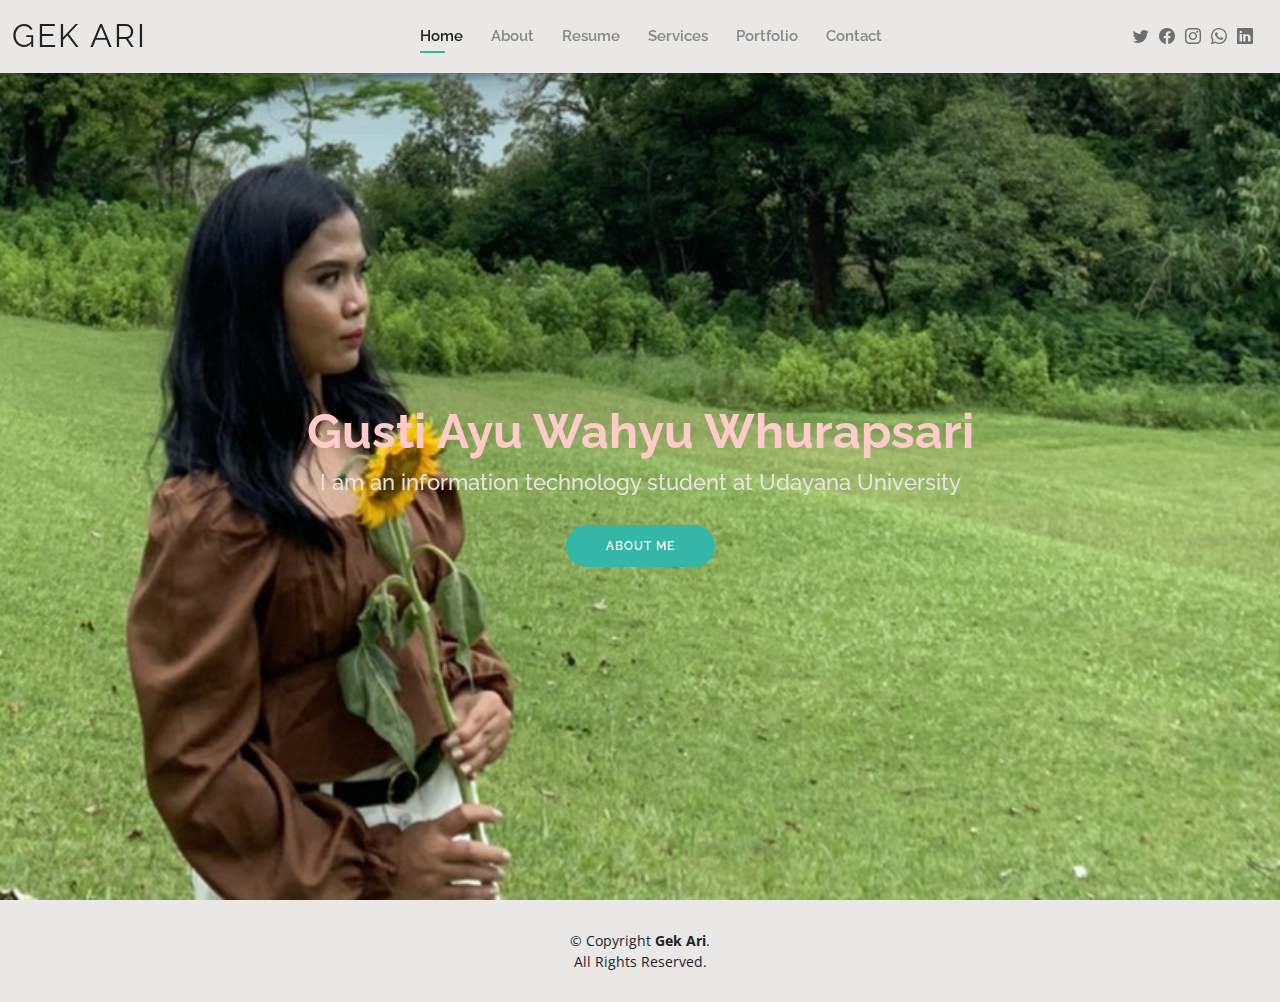
<file: index.html>
<!DOCTYPE html>
<html lang="en">

<head>
  <meta charset="utf-8">
  <meta content="width=device-width, initial-scale=1.0" name="viewport">

  <title>Gek Ari</title>
  <meta content="" name="description">
  <meta content="" name="keywords">

  <!-- Favicons -->
  <link href="assets/img/logo.jpg" rel="icon">

  <!-- Google Fonts -->
  <link href="https://fonts.googleapis.com/css?family=Open+Sans:300,300i,400,400i,600,600i,700,700i|Raleway:300,300i,400,400i,500,500i,600,600i,700,700i|Poppins:300,300i,400,400i,500,500i,600,600i,700,700i" rel="stylesheet">

  <!-- Vendor CSS Files -->
  <link href="assets/vendor/aos/aos.css" rel="stylesheet">
  <link href="assets/vendor/bootstrap/css/bootstrap.min.css" rel="stylesheet">
  <link href="assets/vendor/bootstrap-icons/bootstrap-icons.css" rel="stylesheet">
  <link href="assets/vendor/boxicons/css/boxicons.min.css" rel="stylesheet">
  <link href="assets/vendor/glightbox/css/glightbox.min.css" rel="stylesheet">
  <link href="assets/vendor/swiper/swiper-bundle.min.css" rel="stylesheet">

  <!-- Template Main CSS File -->
  <link href="assets/css/style.css" rel="stylesheet">


</head>

<body>

  <!-- ======= Header ======= -->
  <header id="header" class="fixed-top">
    <div class="container-fluid d-flex justify-content-between align-items-center">

      <h1 class="logo me-auto me-lg-0"><a href="index.html">Gek Ari</a></h1>

      <nav id="navbar" class="navbar order-last order-lg-0">
        <ul>
          <li><a class="active" href="index.html">Home</a></li>
          <li><a href="about.html">About</a></li>
          <li><a href="resume.html">Resume</a></li>
          <li><a href="services.html">Services</a></li>
          <li><a href="portfolio.html">Portfolio</a></li>
          <li><a href="contact.html">Contact</a></li>
        </ul>
        <i class="bi bi-list mobile-nav-toggle"></i>
      </nav><!-- .navbar -->

      <div class="header-social-links">
        <a href="https://twitter.com/gekarcans" target='_blank' class="twitter"><i class="bi bi-twitter"></i></a>
        <a href="https://www.facebook.com/gek.ari.9279" target='_blank' class="facebook"><i class="bi bi-facebook"></i></a>
        <a href="https://www.instagram.com/gekarii07" target='_blank' class="instagram"><i class="bi bi-instagram"></i></a>
        <a href="https://api.whatsapp.com/send?phone=6282247605073" target='_blank' class="whatsapp"><i class="bi bi-whatsapp"></i></a>
        <a href="https://www.linkedin.com/in/gek-ari/" target='_blank' class="linkedin"><i class="bi bi-linkedin"></i></i></a>
      </div>

    </div>

  </header><!-- End Header -->

  <!-- ======= Hero Section ======= -->
  <section id="hero" class="d-flex align-items-center">
    <div class="container d-flex flex-column align-items-center" data-aos="zoom-in" data-aos-delay="100">
      <h1>Gusti Ayu Wahyu Whurapsari</h1>
      <h2>I am an information technology student at Udayana University</h2>
      <a href="about.html" class="btn-about">About Me</a>
    </div>
  </section><!-- End Hero -->

  <!-- ======= Footer ======= -->
  <footer id="footer">
    <div class="container">
      <div class="copyright">
        &copy; Copyright <strong><span>Gek Ari</span></strong>. <br>All Rights Reserved.
      </div>
    </div>
  </footer><!-- End  Footer -->

  <div id="preloader"></div>
  <a href="#" class="back-to-top d-flex align-items-center justify-content-center"><i class="bi bi-arrow-up-short"></i></a>

  <!-- Vendor JS Files -->
  <script src="assets/vendor/purecounter/purecounter_vanilla.js"></script>
  <script src="assets/vendor/aos/aos.js"></script>
  <script src="assets/vendor/bootstrap/js/bootstrap.bundle.min.js"></script>
  <script src="assets/vendor/glightbox/js/glightbox.min.js"></script>
  <script src="assets/vendor/isotope-layout/isotope.pkgd.min.js"></script>
  <script src="assets/vendor/swiper/swiper-bundle.min.js"></script>
  <script src="assets/vendor/waypoints/noframework.waypoints.js"></script>
  <script src="assets/vendor/php-email-form/validate.js"></script>

  <!-- Template Main JS File -->
  <script src="assets/js/main.js"></script>

</body>

</html>
</file>
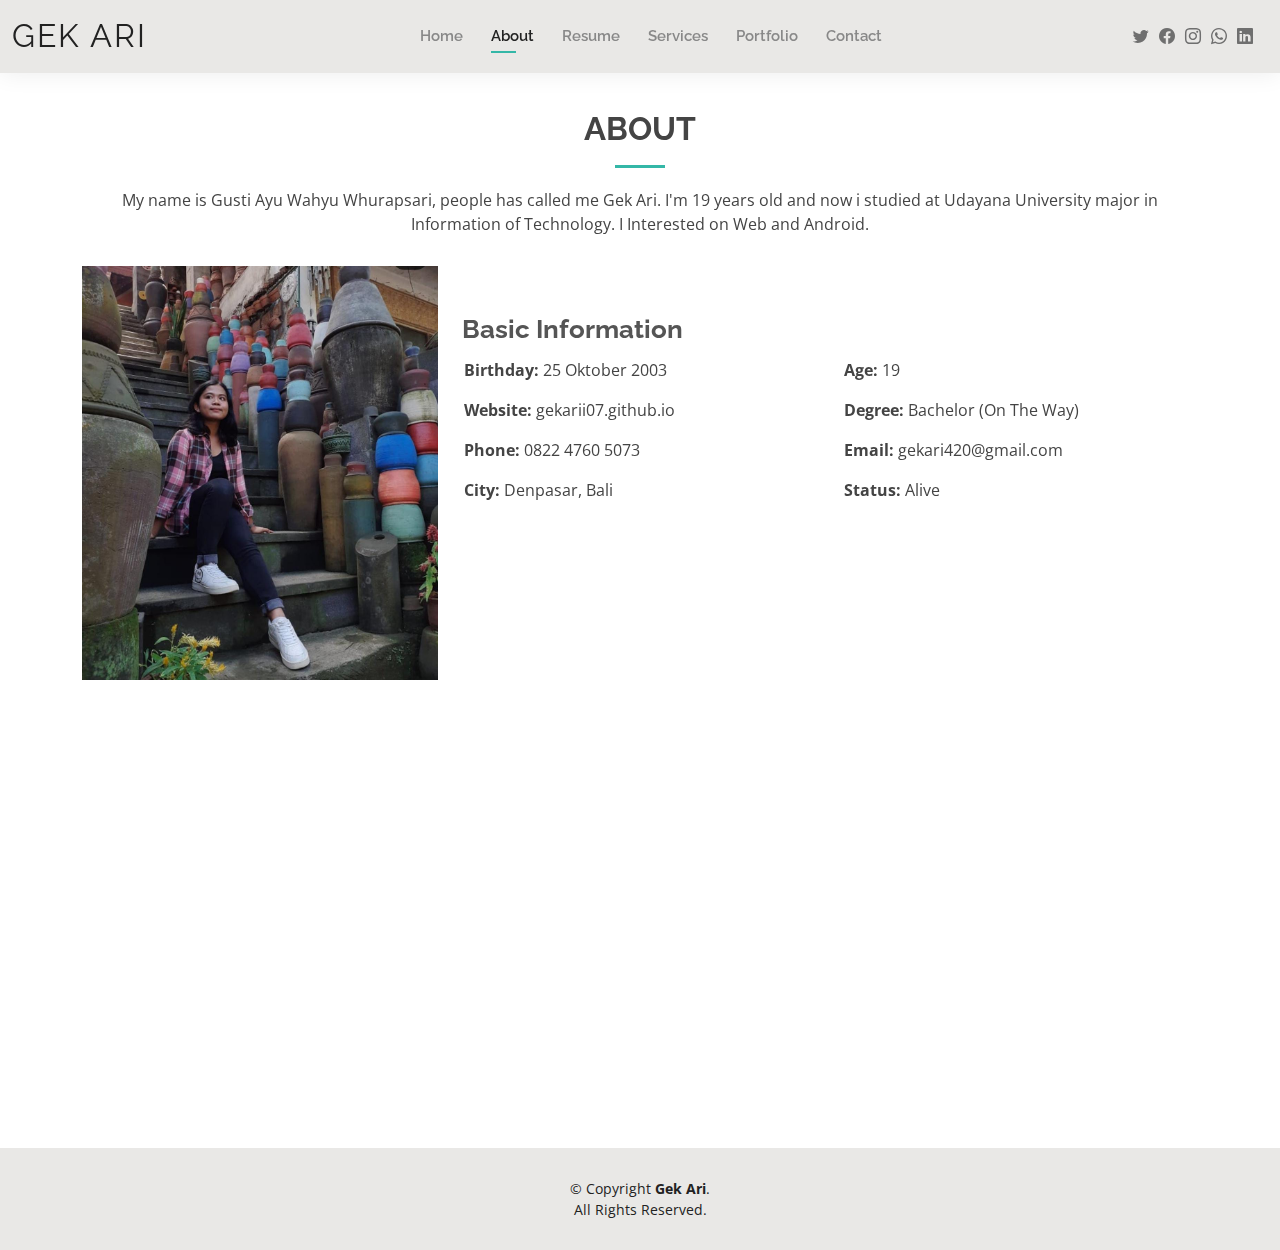
<file: about.html>
<!DOCTYPE html>
<html lang="en">

<head>
  <meta charset="utf-8">
  <meta content="width=device-width, initial-scale=1.0" name="viewport">

  <title>About - Gek Ari</title>
  <meta content="" name="description">
  <meta content="" name="keywords">

  <!-- Favicons -->
  <link href="assets/img/logo.jpg" rel="icon">

  <!-- Google Fonts -->
  <link href="https://fonts.googleapis.com/css?family=Open+Sans:300,300i,400,400i,600,600i,700,700i|Raleway:300,300i,400,400i,500,500i,600,600i,700,700i|Poppins:300,300i,400,400i,500,500i,600,600i,700,700i" rel="stylesheet">

  <!-- Vendor CSS Files -->
  <link href="assets/vendor/aos/aos.css" rel="stylesheet">
  <link href="assets/vendor/bootstrap/css/bootstrap.min.css" rel="stylesheet">
  <link href="assets/vendor/bootstrap-icons/bootstrap-icons.css" rel="stylesheet">
  <link href="assets/vendor/boxicons/css/boxicons.min.css" rel="stylesheet">
  <link href="assets/vendor/glightbox/css/glightbox.min.css" rel="stylesheet">
  <link href="assets/vendor/swiper/swiper-bundle.min.css" rel="stylesheet">

  <!-- Template Main CSS File -->
  <link href="assets/css/style.css" rel="stylesheet">
</head>

<body>

  <!-- ======= Header ======= -->
  <header id="header" class="fixed-top">
    <div class="container-fluid d-flex justify-content-between align-items-center">

      <h1 class="logo me-auto me-lg-0"><a href="index.html">GEK ARI</a></h1>
      

      <nav id="navbar" class="navbar order-last order-lg-0">
        <ul>
          <li><a href="index.html">Home</a></li>
          <li><a class="active" href="about.html">About</a></li>
          <li><a href="resume.html">Resume</a></li>
          <li><a href="services.html">Services</a></li>
          <li><a href="portfolio.html">Portfolio</a></li>
          <li><a href="contact.html">Contact</a></li>
        </ul>
        <i class="bi bi-list mobile-nav-toggle"></i>
      </nav><!-- .navbar -->

      <div class="header-social-links">
        <a href="https://twitter.com/gekarcans" target='_blank' class="twitter"><i class="bi bi-twitter"></i></a>
        <a href="https://www.facebook.com/gek.ari.9279" target='_blank' class="facebook"><i class="bi bi-facebook"></i></a>
        <a href="https://www.instagram.com/gekarii07" target='_blank' class="instagram"><i class="bi bi-instagram"></i></a>
        <a href="https://api.whatsapp.com/send?phone=6282247605073" target='_blank' class="whatsapp"><i class="bi bi-whatsapp"></i></a>
        <a href="https://www.linkedin.com/in/gek-ari/" target='_blank' class="linkedin"><i class="bi bi-linkedin"></i></i></a>
      </div>

    </div>

  </header><!-- End Header -->

  <main id="main">

    <!-- ======= About Section ======= -->
    <section id="about" class="about">
      <div class="container" data-aos="fade-up">

        <div class="section-title">
          <h2>About</h2>
          <p>My name is Gusti Ayu Wahyu Whurapsari, people has called me Gek Ari. I'm 19 years old and now i studied at Udayana University major in Information of Technology. I Interested on Web and Android.</p>
        </div>

        <div class="row">
          <div class="col-lg-4">
            <img src="assets/img/profil.jpeg" class="img-fluid" alt="">
          </div>
          <div class="col-lg-8 pt-4 pt-lg-0 content">
            <br><br><h3>Basic Information</h3>
            <div class="row">
              <div class="col-lg-6">
                <ul>
                  <li><i class="bi bi-rounded-right"></i> <strong>Birthday:</strong> 25 Oktober 2003</li>
                  <li><i class="bi bi-rounded-right"></i> <strong>Website:</strong> gekarii07.github.io</li>
                  <li><i class="bi bi-rounded-right"></i> <strong>Phone:</strong> 0822 4760 5073</li>
                  <li><i class="bi bi-rounded-right"></i> <strong>City:</strong> Denpasar, Bali</li>
                </ul>
              </div>
              <div class="col-lg-6">
                <ul>
                  <li><i class="bi bi-rounded-right"></i> <strong>Age:</strong> 19</li>
                  <li><i class="bi bi-rounded-right"></i> <strong>Degree:</strong> Bachelor (On The Way)</li>
                  <li><i class="bi bi-rounded-right"></i> <strong>Email:</strong> gekari420@gmail.com</li>
                  <li><i class="bi bi-rounded-right"></i> <strong>Status:</strong> Alive</li>
                </ul>
              </div>
            </div>
          </div>
        </div>

      </div>
    </section><!-- End About Section -->

    <!-- ======= Skills Section ======= -->
    <section id="skills" class="skills">
      <div class="container" data-aos="fade-up">

        <div class="section-title">
          <h2>Skills</h2>
        </div>

        <div class="row skills-content">

          <div class="col-lg-6">

            <div class="progress">
              <span class="skill">HTML <i class="val">70%</i></span>
              <div class="progress-bar-wrap">
                <div class="progress-bar" role="progressbar" aria-valuenow="90" aria-valuemin="0" aria-valuemax="100"></div>
              </div>
            </div>

            <div class="progress">
              <span class="skill">CSS <i class="val">70%</i></span>
              <div class="progress-bar-wrap">
                <div class="progress-bar" role="progressbar" aria-valuenow="90" aria-valuemin="0" aria-valuemax="100"></div>
              </div>
            </div>

            <div class="progress">
              <span class="skill">JavaScript <i class="val">60%</i></span>
              <div class="progress-bar-wrap">
                <div class="progress-bar" role="progressbar" aria-valuenow="80" aria-valuemin="0" aria-valuemax="100"></div>
              </div>
            </div>

          </div>

          <div class="col-lg-6">

            <div class="progress">
              <span class="skill">PHP <i class="val">60%</i></span>
              <div class="progress-bar-wrap">
                <div class="progress-bar" role="progressbar" aria-valuenow="80" aria-valuemin="0" aria-valuemax="100"></div>
              </div>
            </div>

            <div class="progress">
              <span class="skill">C/C++ <i class="val">75%</i></span>
              <div class="progress-bar-wrap">
                <div class="progress-bar" role="progressbar" aria-valuenow="95" aria-valuemin="0" aria-valuemax="100"></div>
              </div>
            </div>

            <div class="progress">
              <span class="skill">Photoshop <i class="val">55%</i></span>
              <div class="progress-bar-wrap">
                <div class="progress-bar" role="progressbar" aria-valuenow="55" aria-valuemin="0" aria-valuemax="100"></div>
              </div>
            </div>

          </div>

        </div>

      </div>
    </section><!-- End Skills Section -->

  </main><!-- End #main -->

  <!-- ======= Footer ======= -->
  <footer id="footer">
    <div class="container">
      <div class="copyright">
        &copy; Copyright <strong><span>Gek Ari</span></strong>. <br>All Rights Reserved.
      </div>
    </div>
  </footer><!-- End  Footer -->

  <div id="preloader"></div>
  <a href="#" class="back-to-top d-flex align-items-center justify-content-center"><i class="bi bi-arrow-up-short"></i></a>

  <!-- Vendor JS Files -->
  <script src="assets/vendor/purecounter/purecounter_vanilla.js"></script>
  <script src="assets/vendor/aos/aos.js"></script>
  <script src="assets/vendor/bootstrap/js/bootstrap.bundle.min.js"></script>
  <script src="assets/vendor/glightbox/js/glightbox.min.js"></script>
  <script src="assets/vendor/isotope-layout/isotope.pkgd.min.js"></script>
  <script src="assets/vendor/swiper/swiper-bundle.min.js"></script>
  <script src="assets/vendor/waypoints/noframework.waypoints.js"></script>
  <script src="assets/vendor/php-email-form/validate.js"></script>

  <!-- Template Main JS File -->
  <script src="assets/js/main.js"></script>

</body>

</html>
</file>
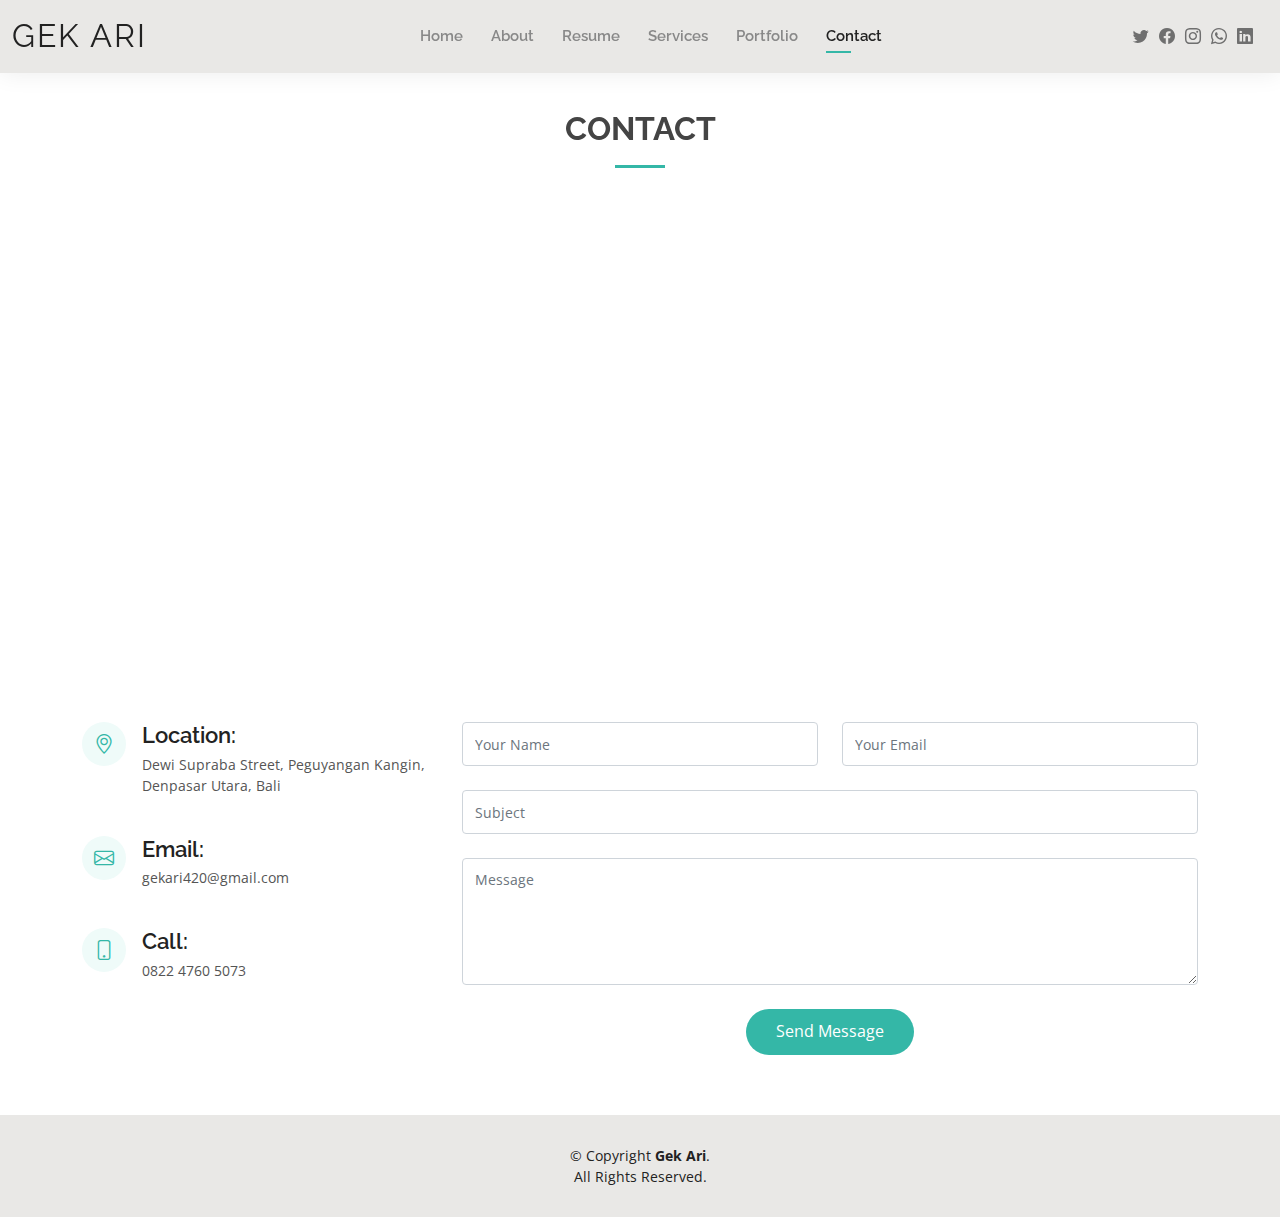
<file: contact.html>
<!DOCTYPE html>
<html lang="en">

<head>
  <meta charset="utf-8">
  <meta content="width=device-width, initial-scale=1.0" name="viewport">

  <title>Contact - Gek Ari</title>
  <meta content="" name="description">
  <meta content="" name="keywords">

  <!-- Favicons -->
  <link href="assets/img/logo.jpg" rel="icon">

  <!-- Google Fonts -->
  <link href="https://fonts.googleapis.com/css?family=Open+Sans:300,300i,400,400i,600,600i,700,700i|Raleway:300,300i,400,400i,500,500i,600,600i,700,700i|Poppins:300,300i,400,400i,500,500i,600,600i,700,700i" rel="stylesheet">

  <!-- Vendor CSS Files -->
  <link href="assets/vendor/aos/aos.css" rel="stylesheet">
  <link href="assets/vendor/bootstrap/css/bootstrap.min.css" rel="stylesheet">
  <link href="assets/vendor/bootstrap-icons/bootstrap-icons.css" rel="stylesheet">
  <link href="assets/vendor/boxicons/css/boxicons.min.css" rel="stylesheet">
  <link href="assets/vendor/glightbox/css/glightbox.min.css" rel="stylesheet">
  <link href="assets/vendor/swiper/swiper-bundle.min.css" rel="stylesheet">

  <!-- Template Main CSS File -->
  <link href="assets/css/style.css" rel="stylesheet">
</head>

<body>

  <!-- ======= Header ======= -->
  <header id="header" class="fixed-top">
    <div class="container-fluid d-flex justify-content-between align-items-center">

      <h1 class="logo me-auto me-lg-0"><a href="index.html">Gek Ari</a></h1>
      <!-- Uncomment below if you prefer to use an image logo -->
      <!-- <a href="index.html" class="logo"><img src="assets/img/logo.png" alt="" class="img-fluid"></a>-->

      <nav id="navbar" class="navbar order-last order-lg-0">
        <ul>
          <li><a href="index.html">Home</a></li>
          <li><a href="about.html">About</a></li>
          <li><a href="resume.html">Resume</a></li>
          <li><a href="services.html">Services</a></li>
          <li><a href="portfolio.html">Portfolio</a></li>
          <li><a class="active" href="contact.html">Contact</a></li>
        </ul>
        <i class="bi bi-list mobile-nav-toggle"></i>
      </nav><!-- .navbar -->

      <div class="header-social-links">
        <a href="https://twitter.com/gekarcans" target='_blank' class="twitter"><i class="bi bi-twitter"></i></a>
        <a href="https://www.facebook.com/gek.ari.9279" target='_blank' class="facebook"><i class="bi bi-facebook"></i></a>
        <a href="https://www.instagram.com/gekarii07" target='_blank' class="instagram"><i class="bi bi-instagram"></i></a>
        <a href="https://api.whatsapp.com/send?phone=6282247605073" target='_blank' class="whatsapp"><i class="bi bi-whatsapp"></i></a>
        <a href="https://www.linkedin.com/in/gek-ari/" target='_blank' class="linkedin"><i class="bi bi-linkedin"></i></i></a>
      </div>

    </div>

  </header><!-- End Header -->

  <main id="main">

    <!-- ======= Contact Section ======= -->
    <section id="contact" class="contact">
      <div class="container" data-aos="fade-up">

        <div class="section-title">
          <h2>Contact</h2>
        </div>

        <div>
<iframe src="https://www.google.com/maps/embed?pb=!1m18!1m12!1m3!1d3944.7330939964436!2d115.21981631381382!3d-8.621602789995558!2m3!1f0!2f0!3f0!3m2!1i1024!2i768!4f13.1!3m3!1m2!1s0x2dd23f295b36b08d%3A0xf4134e4fad42cf10!2sGusty%20cake%20bali!5e0!3m2!1sid!2sid!4v1667318059724!5m2!1sid!2sid" width="1125" height="450" style="border:0;" allowfullscreen="" loading="lazy" referrerpolicy="no-referrer-when-downgrade"></iframe>        </div>

        <div class="row mt-5">

          <div class="col-lg-4">
            <div class="info">
              <div class="address">
                <i class="bi bi-geo-alt"></i>
                <h4>Location:</h4>
                <p>Dewi Supraba Street, Peguyangan Kangin, Denpasar Utara, Bali</p>
              </div>

              <div class="email">
                <i class="bi bi-envelope"></i>
                <h4>Email:</h4>
                <p>gekari420@gmail.com</p>
              </div>

              <div class="phone">
                <i class="bi bi-phone"></i>
                <h4>Call:</h4>
                <p>0822 4760 5073</p>
              </div>

            </div>

          </div>

          <div class="col-lg-8 mt-5 mt-lg-0">

            <form action="forms/contact.php" method="post" role="form" class="php-email-form">
              <div class="row">
                <div class="col-md-6 form-group">
                  <input type="text" name="name" class="form-control" id="name" placeholder="Your Name" required>
                </div>
                <div class="col-md-6 form-group mt-3 mt-md-0">
                  <input type="email" class="form-control" name="email" id="email" placeholder="Your Email" required>
                </div>
              </div>
              <div class="form-group mt-3">
                <input type="text" class="form-control" name="subject" id="subject" placeholder="Subject" required>
              </div>
              <div class="form-group mt-3">
                <textarea class="form-control" name="message" rows="5" placeholder="Message" required></textarea>
              </div>
              <div class="my-3">
                <div class="loading">Loading</div>
                <div class="error-message"></div>
                <div class="sent-message">Your message has been sent. Thank you!</div>
              </div>
              <div class="text-center"><button type="submit">Send Message</button></div>
            </form>

          </div>

        </div>

      </div>
    </section><!-- End Contact Section -->

  </main><!-- End #main -->

  <!-- ======= Footer ======= -->
  <footer id="footer">
    <div class="container">
      <div class="copyright">
        &copy; Copyright <strong><span>Gek Ari</span></strong>. <br>All Rights Reserved.
      </div>
    </div>
  </footer><!-- End  Footer -->

  <div id="preloader"></div>
  <a href="#" class="back-to-top d-flex align-items-center justify-content-center"><i class="bi bi-arrow-up-short"></i></a>

  <!-- Vendor JS Files -->
  <script src="assets/vendor/purecounter/purecounter_vanilla.js"></script>
  <script src="assets/vendor/aos/aos.js"></script>
  <script src="assets/vendor/bootstrap/js/bootstrap.bundle.min.js"></script>
  <script src="assets/vendor/glightbox/js/glightbox.min.js"></script>
  <script src="assets/vendor/isotope-layout/isotope.pkgd.min.js"></script>
  <script src="assets/vendor/swiper/swiper-bundle.min.js"></script>
  <script src="assets/vendor/waypoints/noframework.waypoints.js"></script>
  <script src="assets/vendor/php-email-form/validate.js"></script>

  <!-- Template Main JS File -->
  <script src="assets/js/main.js"></script>

</body>

</html>
</file>
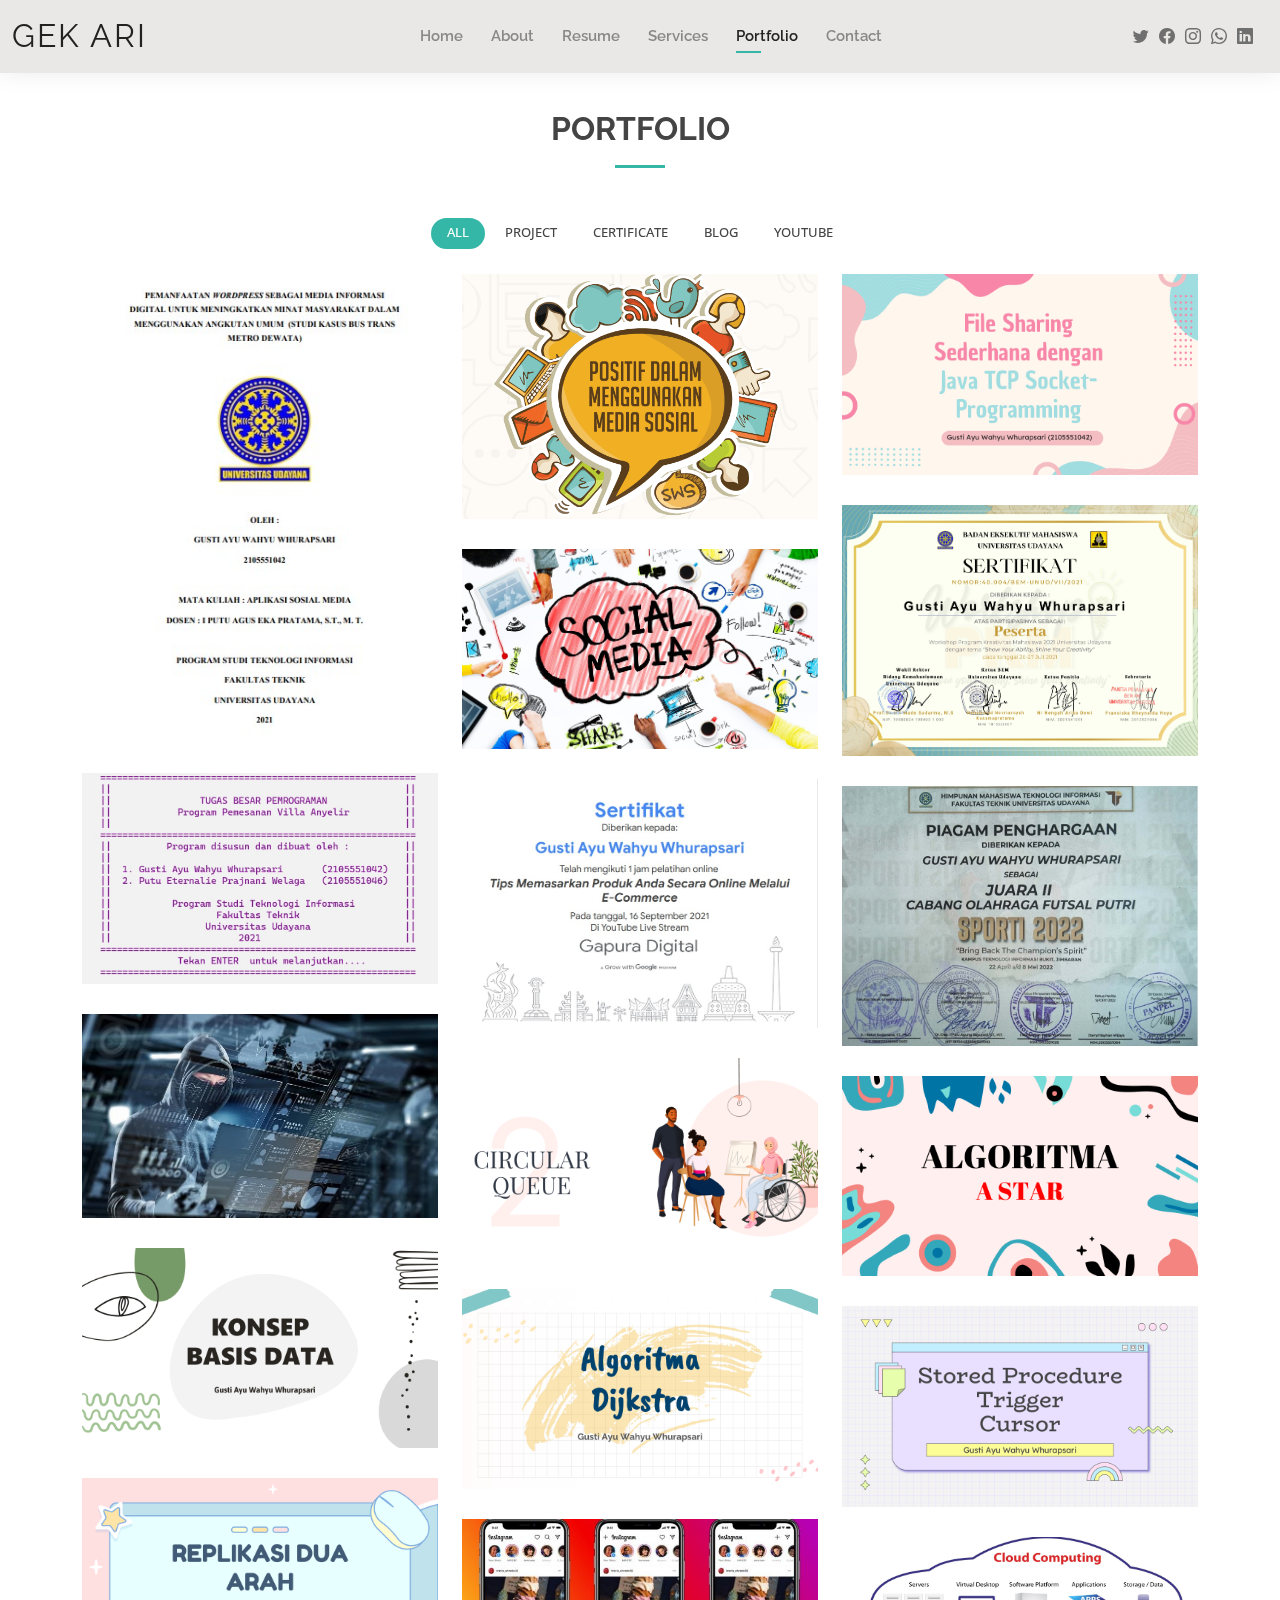
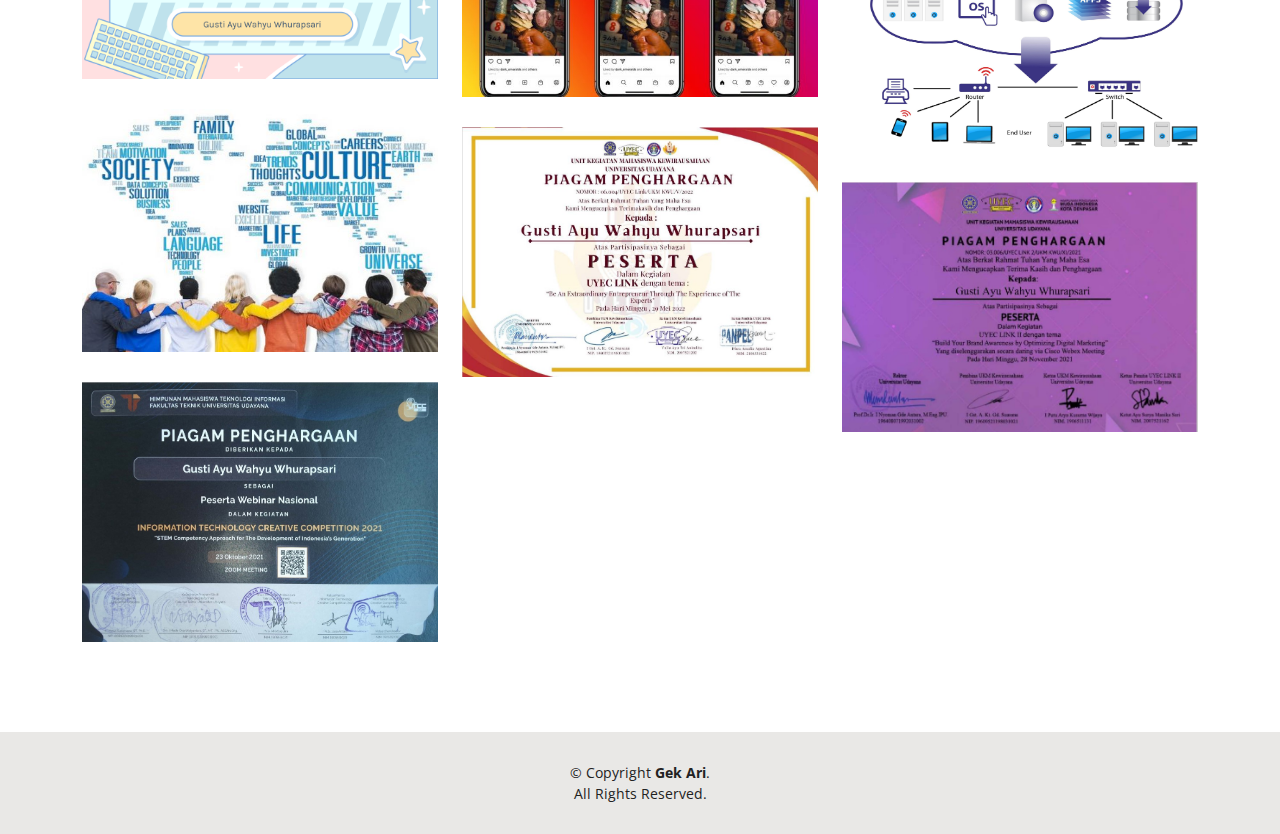
<file: portfolio.html>
<!DOCTYPE html>
<html lang="en">

<head>
  <meta charset="utf-8">
  <meta content="width=device-width, initial-scale=1.0" name="viewport">

  <title>Portfolio - Gek Ari</title>
  <meta content="" name="description">
  <meta content="" name="keywords">

  <!-- Favicons -->
  <link href="assets/img/logo.jpg" rel="icon">

  <!-- Google Fonts -->
  <link href="https://fonts.googleapis.com/css?family=Open+Sans:300,300i,400,400i,600,600i,700,700i|Raleway:300,300i,400,400i,500,500i,600,600i,700,700i|Poppins:300,300i,400,400i,500,500i,600,600i,700,700i" rel="stylesheet">

  <!-- Vendor CSS Files -->
  <link href="assets/vendor/aos/aos.css" rel="stylesheet">
  <link href="assets/vendor/bootstrap/css/bootstrap.min.css" rel="stylesheet">
  <link href="assets/vendor/bootstrap-icons/bootstrap-icons.css" rel="stylesheet">
  <link href="assets/vendor/boxicons/css/boxicons.min.css" rel="stylesheet">
  <link href="assets/vendor/glightbox/css/glightbox.min.css" rel="stylesheet">
  <link href="assets/vendor/swiper/swiper-bundle.min.css" rel="stylesheet">

  <!-- Template Main CSS File -->
  <link href="assets/css/style.css" rel="stylesheet">

</head>

<body>

  <!-- ======= Header ======= -->
  <header id="header" class="fixed-top">
    <div class="container-fluid d-flex justify-content-between align-items-center">

      <h1 class="logo me-auto me-lg-0"><a href="index.html">GEK ARI</a></h1>
      <!-- Uncomment below if you prefer to use an image logo -->
      <!-- <a href="index.html" class="logo"><img src="assets/img/logo.png" alt="" class="img-fluid"></a>-->

      <nav id="navbar" class="navbar order-last order-lg-0">
        <ul>
          <li><a href="index.html">Home</a></li>
          <li><a href="about.html">About</a></li>
          <li><a href="resume.html">Resume</a></li>
          <li><a href="services.html">Services</a></li>
          <li><a class="active" href="portfolio.html">Portfolio</a></li>
          <li><a href="contact.html">Contact</a></li>
        </ul>
        <i class="bi bi-list mobile-nav-toggle"></i>
      </nav><!-- .navbar -->

      <div class="header-social-links">
        <a href="https://twitter.com/gekarcans" target='_blank' class="twitter"><i class="bi bi-twitter"></i></a>
        <a href="https://www.facebook.com/gek.ari.9279" target='_blank' class="facebook"><i class="bi bi-facebook"></i></a>
        <a href="https://www.instagram.com/gekarii07" target='_blank' class="instagram"><i class="bi bi-instagram"></i></a>
        <a href="https://api.whatsapp.com/send?phone=6282247605073" target='_blank' class="whatsapp"><i class="bi bi-whatsapp"></i></a>
        <a href="https://www.linkedin.com/in/gek-ari/" target='_blank' class="linkedin"><i class="bi bi-linkedin"></i></i></a>
      </div>

    </div>

  </header><!-- End Header -->

  <main id="main">

    <!-- ======= Portfolio Section ======= -->
    <section id="portfolio" class="portfolio">
      <div class="container" data-aos="fade-up">

        <div class="section-title">
          <h2>Portfolio</h2>
        </div>

        <div class="row" data-aos="fade-up" data-aos-delay="100">
          <div class="col-lg-12 d-flex justify-content-center">
            <ul id="portfolio-flters">
              <li data-filter="*" class="filter-active">All</li>
              <li data-filter=".filter-project">Project</li>
              <li data-filter=".filter-certificate">Certificate</li>
              <li data-filter=".filter-blog">Blog</li>
              <li data-filter=".filter-youtube">Youtube</li>
            </ul>
          </div>
        </div>

        <div class="row portfolio-container" data-aos="fade-up" data-aos-delay="200">

          <div class="col-lg-4 col-md-6 portfolio-item filter-project">
            <div class="portfolio-wrap">
              <img src="assets/img/portfolio/project-1.jpg" class="img-fluid" alt="">
              <div class="portfolio-info">
                <h4>PEMANFAATAN WORDPRESS SEBAGAI MEDIA INFORMASI
                  DIGITAL UNTUK MENINGKATKAN MINAT MASYARAKAT DALAM
                  MENGGUNAKAN ANGKUTAN UMUM (STUDI KASUS BUS TRANS
                  METRO DEWATA)</h4>
                <p>Project 1</p>
                <div class="portfolio-links">
                  <a href="assets/img/portfolio/project-1.jpg" data-gallery="portfolioGallery" class="portfolio-lightbox" title="Project 1"><i class="bx bx-plus"></i></a>
                  <a href="https://drive.google.com/file/d/14CmdVfLiDf_WfrFU1QKmjxgoB81adPPN/view?usp=sharing"target='_blank'><i class="bx bx-link"></i></a>
                </div>
              </div>
            </div>
          </div>

          <div class="col-lg-4 col-md-6 portfolio-item filter-blog">
            <div class="portfolio-wrap">
              <img src="assets/img/portfolio/Ilustrasi_BijaksanaBijaksini.png" class="img-fluid" alt="">
              <div class="portfolio-info">
                <h4>Etika Komputer dan Etika Internet Pada Sosial Media</h4>
                <p>Blog 1</p>
                <div class="portfolio-links">
                  <a href="assets/img/portfolio/Ilustrasi_BijaksanaBijaksini.png" data-gallery="portfolioGallery" class="portfolio-lightbox" title="Blog 1"><i class="bx bx-plus"></i></a>
                  <a href="https://belajarmediasosialyuk.blogspot.com/2021/11/etika-komputer-dan-etika-internet-pada.html" target='_blank'><i class="bx bx-link"></i></a>
                </div>
              </div>
            </div>
          </div>

          <div class="col-lg-4 col-md-6 portfolio-item filter-project">
            <div class="portfolio-wrap">
              <img src="assets/img/portfolio/project-2.png" class="img-fluid" alt="">
              <div class="portfolio-info">
                <h4>Project File Sharing Sederhana dengan Java TCP Socket-Programming</h4>
                <p>Project 2</p>
                <div class="portfolio-links">
                  <a href="assets/img/portfolio/project-2.png" data-gallery="portfolioGallery" class="portfolio-lightbox" title="Project 2"><i class="bx bx-plus"></i></a>
                  <a href="https://youtu.be/D9ykW35ZrCA" target='_blank'><i class="bx bx-link"></i></a>
                </div>
              </div>
            </div>
          </div>

          <div class="col-lg-4 col-md-6 portfolio-item filter-certificate">
            <div class="portfolio-wrap">
              <img src="assets/img/portfolio/certificate-1.jpg" class="img-fluid" alt="">
              <div class="portfolio-info">
                <h4>Peserta Workshop PKM 2021 Universitas Udayana</h4>
                <p>Certificate 1</p>
                <div class="portfolio-links">
                  <a href="assets/img/portfolio/certificate-1.jpg" data-gallery="portfolioGallery" class="portfolio-lightbox" title="Certificate 1"><i class="bx bx-plus"></i></a>
                  <a href="assets/img/portfolio/certificate-1.jpg" target="_blank"><i class="bx bx-link"></i></a>
                </div>
              </div>
            </div>
          </div>

          <div class="col-lg-4 col-md-6 portfolio-item filter-blog">
            <div class="portfolio-wrap">
              <img src="assets/img/portfolio/Blog-2.jpg" class="img-fluid" alt="">
              <div class="portfolio-info">
                <h4>Perkembangan Sosial Media dari Masa ke Masa</h4>
                <p>Blog 2</p>
                <div class="portfolio-links">
                  <a href="assets/img/portfolio/Blog-2.jpg" data-gallery="portfolioGallery" class="portfolio-lightbox" title="Blog 2"><i class="bx bx-plus"></i></a>
                  <a href="https://belajarmediasosialyuk.blogspot.com/2021/09/perkembangan-sosial-media-dari-masa-ke.html" target='_blank'><i class="bx bx-link"></i></a>
                </div>
              </div>
            </div>
          </div>

          <div class="col-lg-4 col-md-6 portfolio-item filter-project">
            <div class="portfolio-wrap">
              <img src="assets/img/portfolio/project-3.jpg" class="img-fluid" alt="">
              <div class="portfolio-info">
                <h4>Anyelir Villa's Program : Program Pemesanan Villa (Bahasa C)</h4>
                <p>Project 3</p>
                <div class="portfolio-links">
                  <a href="assets/img/portfolio/project-3.jpg" data-gallery="portfolioGallery" class="portfolio-lightbox" title="Project 3"><i class="bx bx-plus"></i></a>
                  <a href="https://github.com/Eternalie/Tugas-Besar-Pemrograman" target='_blank'><i class="bx bx-link"></i></a>
                </div>
              </div>
            </div>
          </div>

          <div class="col-lg-4 col-md-6 portfolio-item filter-certificate">
            <div class="portfolio-wrap">
              <img src="assets/img/portfolio/certificate-2.jpg" class="img-fluid" alt="">
              <div class="portfolio-info">
                <h4>Pelatihan Tips Memasarkan Produk Anda Secara Online Melalui Melalui E-Commerce</h4>
                <p>Certificate 2</p>
                <div class="portfolio-links">
                  <a href="assets/img/portfolio/certificate-2.jpg" data-gallery="portfolioGallery" class="portfolio-lightbox" title="Certificate 2"><i class="bx bx-plus"></i></a>
                  <a href="assets/img/portfolio/certificate-2.jpg" target="_blank"><i class="bx bx-link"></i></a>
                </div>
              </div>
            </div>
          </div>

          <div class="col-lg-4 col-md-6 portfolio-item filter-certificate">
            <div class="portfolio-wrap">
              <img src="assets/img/portfolio/certificate-3.jpg" class="img-fluid" alt="">
              <div class="portfolio-info">
                <h4>Juara 2 Cabang Olahraga Futsal Putri</h4>
                <p>Certificate 3</p>
                <div class="portfolio-links">
                  <a href="assets/img/portfolio/certificate-3.jpg" data-gallery="portfolioGallery" class="portfolio-lightbox" title="Certificate 3"><i class="bx bx-plus"></i></a>
                  <a href="assets/img/portfolio/certificate-3.jpg" target="_blank"><i class="bx bx-link"></i></a>
                </div>
              </div>
            </div>
          </div>

          <div class="col-lg-4 col-md-6 portfolio-item filter-blog">
            <div class="portfolio-wrap">
              <img src="assets/img/portfolio/Blog-3.jpg" class="img-fluid" alt="">
              <div class="portfolio-info">
                <h4>Yuk Cari Tahu Lebih Lanjut Tentang Cybercrime</h4>
                <p>Blog 3</p>
                <div class="portfolio-links">
                  <a href="assets/img/portfolio/Blog-3.jpg" data-gallery="portfolioGallery" class="portfolio-lightbox" title="Blog 3"><i class="bx bx-plus"></i></a>
                  <a href="https://belajarmediasosialyuk.blogspot.com/2021/10/cybercrime.html" target="_blank"><i class="bx bx-link"></i></a>
                </div>
              </div>
            </div>
          </div>

          <div class="col-lg-4 col-md-6 portfolio-item filter-youtube">
            <div class="portfolio-wrap">
              <img src="assets/img/portfolio/youtube-1.png" class="img-fluid" alt="">
              <div class="portfolio-info">
                <h4>CIRCULAR QUEUE</h4>
                <p>Youtube 1</p>
                <div class="portfolio-links">
                  <a href="assets/img/portfolio/youtube-1.png" data-gallery="portfolioGallery" class="portfolio-lightbox" title="Youtube 1"><i class="bx bx-plus"></i></a>
                  <a href="https://youtu.be/IO1tIUSk3YU" target="_blank"><i class="bx bx-link"></i></a>
                </div>
              </div>
            </div>
          </div>

          <div class="col-lg-4 col-md-6 portfolio-item filter-youtube">
            <div class="portfolio-wrap">
              <img src="assets/img/portfolio/youtube-2.png" class="img-fluid" alt="">
              <div class="portfolio-info">
                <h4>Algoritma A Star</h4>
                <p>Youtube 2</p>
                <div class="portfolio-links">
                  <a href="assets/img/portfolio/youtube-2.png" data-gallery="portfolioGallery" class="portfolio-lightbox" title="Youtube 2"><i class="bx bx-plus"></i></a>
                  <a href="https://youtu.be/nL7lrZ-c7nA" target="_blank"><i class="bx bx-link"></i></a>
                </div>
              </div>
            </div>
          </div>

          <div class="col-lg-4 col-md-6 portfolio-item filter-youtube">
            <div class="portfolio-wrap">
              <img src="assets/img/portfolio/youtube-3.png" class="img-fluid" alt="">
              <div class="portfolio-info">
                <h4>DDL, DML, Query Aggregation, Inner Join, Right Join, Left Join || Konsep Basis Data</h4>
                <p>Youtube 3</p>
                <div class="portfolio-links">
                  <a href="assets/img/portfolio/youtube-3.png" data-gallery="portfolioGallery" class="portfolio-lightbox" title="Youtube 3"><i class="bx bx-plus"></i></a>
                  <a href="https://youtu.be/rHgWUZXdthM" target="_blank"><i class="bx bx-link"></i></a>
                </div>
              </div>
            </div>
          </div>

          <div class="col-lg-4 col-md-6 portfolio-item filter-youtube">
            <div class="portfolio-wrap">
              <img src="assets/img/portfolio/youtube-4.png" class="img-fluid" alt="">
              <div class="portfolio-info">
                <h4>Algoritma Dijkstra</h4>
                <p>Youtube 4</p>
                <div class="portfolio-links">
                  <a href="assets/img/portfolio/youtube-4.png" data-gallery="portfolioGallery" class="portfolio-lightbox" title="Youtube 4"><i class="bx bx-plus"></i></a>
                  <a href="https://youtu.be/ySDd4loMZq0" target="_blank"><i class="bx bx-link"></i></a>
                </div>
              </div>
            </div>
          </div>

          <div class="col-lg-4 col-md-6 portfolio-item filter-youtube">
            <div class="portfolio-wrap">
              <img src="assets/img/portfolio/youtube-5.png" class="img-fluid" alt="">
              <div class="portfolio-info">
                <h4>Stored Procedure, Trigger, dan Cursor || Teknologi Basis Data</h4>
                <p>Youtube 5</p>
                <div class="portfolio-links">
                  <a href="assets/img/portfolio/youtube-5.png" data-gallery="portfolioGallery" class="portfolio-lightbox" title="Youtube 5"><i class="bx bx-plus"></i></a>
                  <a href="https://youtu.be/1fkyYDDHVTY" target="_blank"><i class="bx bx-link"></i></a>
                </div>
              </div>
            </div>
          </div>

          <div class="col-lg-4 col-md-6 portfolio-item filter-youtube">
            <div class="portfolio-wrap">
              <img src="assets/img/portfolio/youtube-6.png" class="img-fluid" alt="">
              <div class="portfolio-info">
                <h4>Tutorial Replikasi Dua Arah || Master to Master</h4>
                <p>Youtube 6</p>
                <div class="portfolio-links">
                  <a href="assets/img/portfolio/youtube-6.png" data-gallery="portfolioGallery" class="portfolio-lightbox" title="Youtube 6"><i class="bx bx-plus"></i></a>
                  <a href="https://youtu.be/Woo90GaZEFQ" target="_blank"><i class="bx bx-link"></i></a>
                </div>
              </div>
            </div>
          </div>

          <div class="col-lg-4 col-md-6 portfolio-item filter-blog">
            <div class="portfolio-wrap">
              <img src="assets/img/portfolio/Blog-4.jpg" class="img-fluid" alt="">
              <div class="portfolio-info">
                <h4>Fitur-fitur Pada Sosial Media</h4>
                <p>Blog 4</p>
                <div class="portfolio-links">
                  <a href="assets/img/portfolio/Blog-4.jpg" data-gallery="portfolioGallery" class="portfolio-lightbox" title="Blog 4"><i class="bx bx-plus"></i></a>
                  <a href="https://belajarmediasosialyuk.blogspot.com/2021/10/fitur-fitur-pada-sosial-media.html" target="_blank"><i class="bx bx-link"></i></a>
                </div>
              </div>
            </div>
          </div>

          <div class="col-lg-4 col-md-6 portfolio-item filter-blog">
            <div class="portfolio-wrap">
              <img src="assets/img/portfolio/Blog-5.PNG" class="img-fluid" alt="">
              <div class="portfolio-info">
                <h4>Sosial Media dan Teknologi-Teknologi Pendukung</h4>
                <p>Blog 5</p>
                <div class="portfolio-links">
                  <a href="assets/img/portfolio/Blog-5.PNG" data-gallery="portfolioGallery" class="portfolio-lightbox" title="Blog 5"><i class="bx bx-plus"></i></a>
                  <a href="https://belajarmediasosialyuk.blogspot.com/2021/10/sosial-media-dan-teknologi-teknologi.html" target="_blank"><i class="bx bx-link"></i></a>
                </div>
              </div>
            </div>
          </div>

          <div class="col-lg-4 col-md-6 portfolio-item filter-blog">
            <div class="portfolio-wrap">
              <img src="assets/img/portfolio/Blog-6.jpg" class="img-fluid" alt="">
              <div class="portfolio-info">
                <h4>Sosial Media dan Komunitas</h4>
                <p>Blog 6</p>
                <div class="portfolio-links">
                  <a href="assets/img/portfolio/Blog-6.jpg" data-gallery="portfolioGallery" class="portfolio-lightbox" title="Blog 6"><i class="bx bx-plus"></i></a>
                  <a href="https://belajarmediasosialyuk.blogspot.com/2021/09/sosial-media-dan-komunitas.html" target="_blank"><i class="bx bx-link"></i></a>
                </div>
              </div>
            </div>
          </div>


        <div class="col-lg-4 col-md-6 portfolio-item filter-certificate">
          <div class="portfolio-wrap">
            <img src="assets/img/portfolio/certificate-4.jpg" class="img-fluid" alt="">
            <div class="portfolio-info">
              <h4>Peserta Dalam Kegiatan UYEC LINK</h4>
              <p>Certificate 4</p>
              <div class="portfolio-links">
                <a href="assets/img/portfolio/certificate-4.jpg" data-gallery="portfolioGallery" class="portfolio-lightbox" title="Certificate-4"><i class="bx bx-plus"></i></a>
                <a href="assets/img/portfolio/certificate-4.jpg" target="_blank"><i class="bx bx-link"></i></a>
              </div>
             </div>
           </div>
         </div>

         <div class="col-lg-4 col-md-6 portfolio-item filter-certificate">
          <div class="portfolio-wrap">
            <img src="assets/img/portfolio/certificate-5.jpg" class="img-fluid" alt="">
            <div class="portfolio-info">
              <h4>Peserta Dalam Kegiatan UYEC LINK II</h4>
              <p>Certificate 5</p>
              <div class="portfolio-links">
                <a href="assets/img/portfolio/certificate-5.jpg" data-gallery="portfolioGallery" class="portfolio-lightbox" title="Certificate-5"><i class="bx bx-plus"></i></a>
                <a href="assets/img/portfolio/certificate-5.jpg" target="_blank"><i class="bx bx-link"></i></a>
              </div>
             </div>
           </div>
         </div>

         <div class="col-lg-4 col-md-6 portfolio-item filter-certificate">
          <div class="portfolio-wrap">
            <img src="assets/img/portfolio/certificate-6.jpg" class="img-fluid" alt="">
            <div class="portfolio-info">
              <h4>Peserta Dalam Webinar Nasional ITCC 2021</h4>
              <p>Certificate 6</p>
              <div class="portfolio-links">
                <a href="assets/img/portfolio/certificate-6.jpg" data-gallery="portfolioGallery" class="portfolio-lightbox" title="Certificate-6"><i class="bx bx-plus"></i></a>
                <a href="assets/img/portfolio/certificate-6.jpg" target="_blank"><i class="bx bx-link"></i></a>
              </div>
             </div>
           </div>
         </div>

      </div>
    </section><!-- End Portfolio Section -->

  </main><!-- End #main -->

  <!-- ======= Footer ======= -->
  <footer id="footer">
    <div class="container">
      <div class="copyright">
        &copy; Copyright <strong><span>Gek Ari</span></strong>. <br>All Rights Reserved.
      </div>
    </div>
  </footer><!-- End  Footer -->

  <div id="preloader"></div>
  <a href="#" class="back-to-top d-flex align-items-center justify-content-center"><i class="bi bi-arrow-up-short"></i></a>

  <!-- Vendor JS Files -->
  <script src="assets/vendor/purecounter/purecounter_vanilla.js"></script>
  <script src="assets/vendor/aos/aos.js"></script>
  <script src="assets/vendor/bootstrap/js/bootstrap.bundle.min.js"></script>
  <script src="assets/vendor/glightbox/js/glightbox.min.js"></script>
  <script src="assets/vendor/isotope-layout/isotope.pkgd.min.js"></script>
  <script src="assets/vendor/swiper/swiper-bundle.min.js"></script>
  <script src="assets/vendor/waypoints/noframework.waypoints.js"></script>
  <script src="assets/vendor/php-email-form/validate.js"></script>

  <!-- Template Main JS File -->
  <script src="assets/js/main.js"></script>

</body>

</html>
</file>
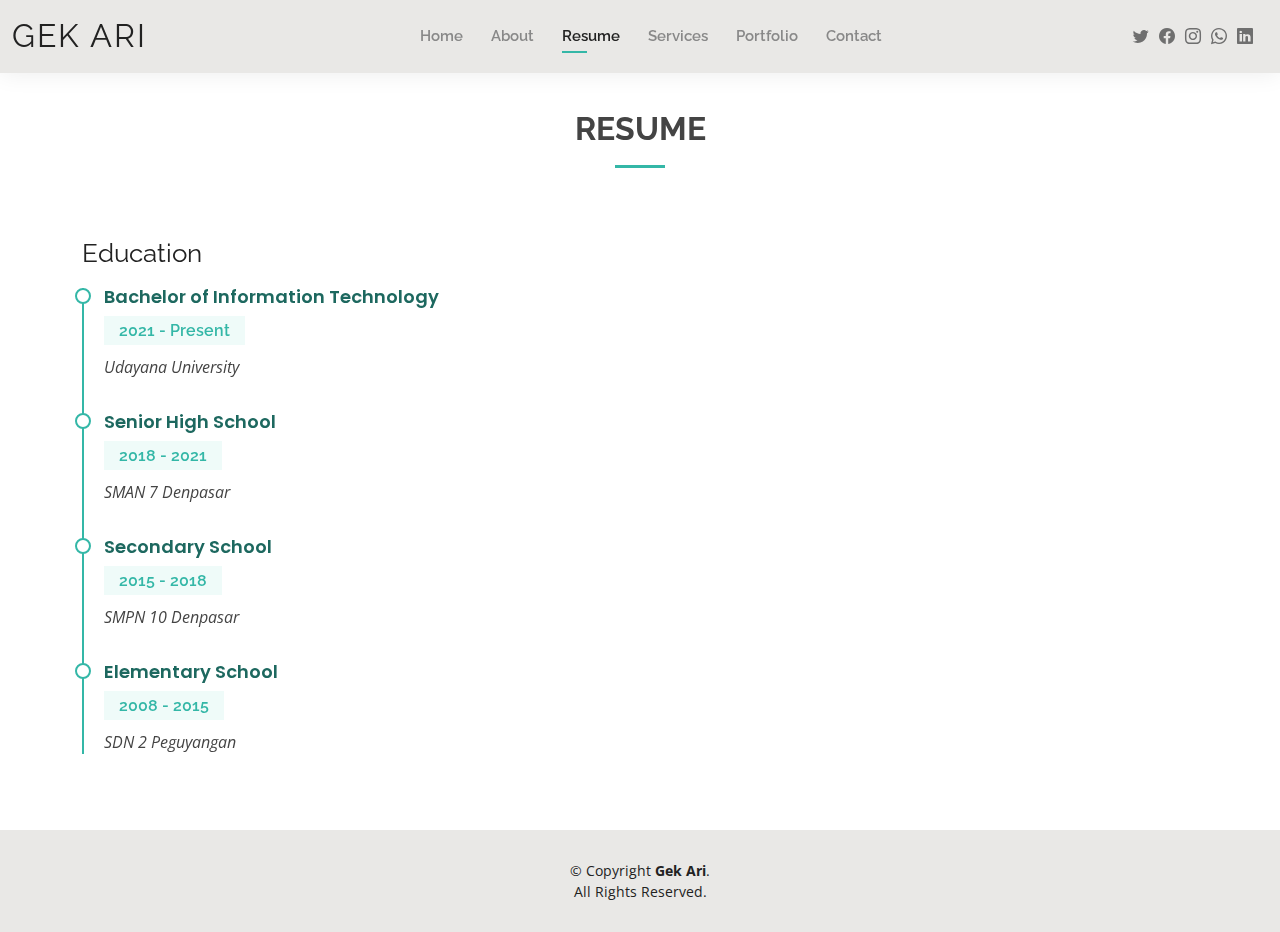
<file: resume.html>
<!DOCTYPE html>
<html lang="en">

<head>
  <meta charset="utf-8">
  <meta content="width=device-width, initial-scale=1.0" name="viewport">

  <title>Resume - Gek Ari</title>
  <meta content="" name="description">
  <meta content="" name="keywords">

  <!-- Favicons -->
  <link href="assets/img/logo.jpg" rel="icon">

  <!-- Google Fonts -->
  <link href="https://fonts.googleapis.com/css?family=Open+Sans:300,300i,400,400i,600,600i,700,700i|Raleway:300,300i,400,400i,500,500i,600,600i,700,700i|Poppins:300,300i,400,400i,500,500i,600,600i,700,700i" rel="stylesheet">

  <!-- Vendor CSS Files -->
  <link href="assets/vendor/aos/aos.css" rel="stylesheet">
  <link href="assets/vendor/bootstrap/css/bootstrap.min.css" rel="stylesheet">
  <link href="assets/vendor/bootstrap-icons/bootstrap-icons.css" rel="stylesheet">
  <link href="assets/vendor/boxicons/css/boxicons.min.css" rel="stylesheet">
  <link href="assets/vendor/glightbox/css/glightbox.min.css" rel="stylesheet">
  <link href="assets/vendor/swiper/swiper-bundle.min.css" rel="stylesheet">

  <!-- Template Main CSS File -->
  <link href="assets/css/style.css" rel="stylesheet">


</head>

<body>

  <!-- ======= Header ======= -->
  <header id="header" class="fixed-top">
    <div class="container-fluid d-flex justify-content-between align-items-center">

      <h1 class="logo me-auto me-lg-0"><a href="index.html">GEK ARI</a></h1>
      <!-- Uncomment below if you prefer to use an image logo -->
      <!-- <a href="index.html" class="logo"><img src="assets/img/logo.png" alt="" class="img-fluid"></a>-->

      <nav id="navbar" class="navbar order-last order-lg-0">
        <ul>
          <li><a href="index.html">Home</a></li>
          <li><a href="about.html">About</a></li>
          <li><a class="active" href="resume.html">Resume</a></li>
          <li><a href="services.html">Services</a></li>
          <li><a href="portfolio.html">Portfolio</a></li>
          <li><a href="contact.html">Contact</a></li>
        </ul>
        <i class="bi bi-list mobile-nav-toggle"></i>
      </nav><!-- .navbar -->

      <div class="header-social-links">
        <a href="https://twitter.com/gekarcans" target='_blank' class="twitter"><i class="bi bi-twitter"></i></a>
        <a href="https://www.facebook.com/gek.ari.9279" target='_blank' class="facebook"><i class="bi bi-facebook"></i></a>
        <a href="https://www.instagram.com/gekarii07" target='_blank' class="instagram"><i class="bi bi-instagram"></i></a>
        <a href="https://api.whatsapp.com/send?phone=6282247605073" target='_blank' class="whatsapp"><i class="bi bi-whatsapp"></i></a>
        <a href="https://www.linkedin.com/in/gek-ari/" target='_blank' class="linkedin"><i class="bi bi-linkedin"></i></i></a>
      </div>

    </div>

  </header><!-- End Header -->

  <main id="main">

    <!-- ======= Resume Section ======= -->
    <section id="resume" class="resume">
      <div class="container" data-aos="fade-up">

        <div class="section-title">
          <h2>Resume</h2>
        </div>

        <div class="row">
          <div class="col-lg-6">
            <h3 class="resume-title">Education</h3>
            <div class="resume-item">
              <h4>Bachelor of Information Technology</h4>
              <h5>2021 - Present</h5>
              <p><em>Udayana University</em></p>
            </div>
            <div class="resume-item">
              <h4>Senior High School</h4>
              <h5>2018 - 2021</h5>
              <p><em>SMAN 7 Denpasar</em></p>
            </div>
            <div class="resume-item">
              <h4>Secondary School</h4>
              <h5>2015 - 2018</h5>
              <p><em>SMPN 10 Denpasar</em></p>
            </div>
            <div class="resume-item">
              <h4>Elementary School</h4>
              <h5>2008 - 2015</h5>
              <p><em>SDN 2 Peguyangan</em></p>
            </div>
          </div>
          

      </div>
    </section><!-- End Resume Section -->

  </main><!-- End #main -->

  <!-- ======= Footer ======= -->
  <footer id="footer">
    <div class="container">
      <div class="copyright">
        &copy; Copyright <strong><span>Gek Ari</span></strong>. <br>All Rights Reserved.
      </div>
    </div>
  </footer><!-- End  Footer -->

  <div id="preloader"></div>
  <a href="#" class="back-to-top d-flex align-items-center justify-content-center"><i class="bi bi-arrow-up-short"></i></a>

  <!-- Vendor JS Files -->
  <script src="assets/vendor/purecounter/purecounter_vanilla.js"></script>
  <script src="assets/vendor/aos/aos.js"></script>
  <script src="assets/vendor/bootstrap/js/bootstrap.bundle.min.js"></script>
  <script src="assets/vendor/glightbox/js/glightbox.min.js"></script>
  <script src="assets/vendor/isotope-layout/isotope.pkgd.min.js"></script>
  <script src="assets/vendor/swiper/swiper-bundle.min.js"></script>
  <script src="assets/vendor/waypoints/noframework.waypoints.js"></script>
  <script src="assets/vendor/php-email-form/validate.js"></script>

  <!-- Template Main JS File -->
  <script src="assets/js/main.js"></script>

</body>

</html>
</file>
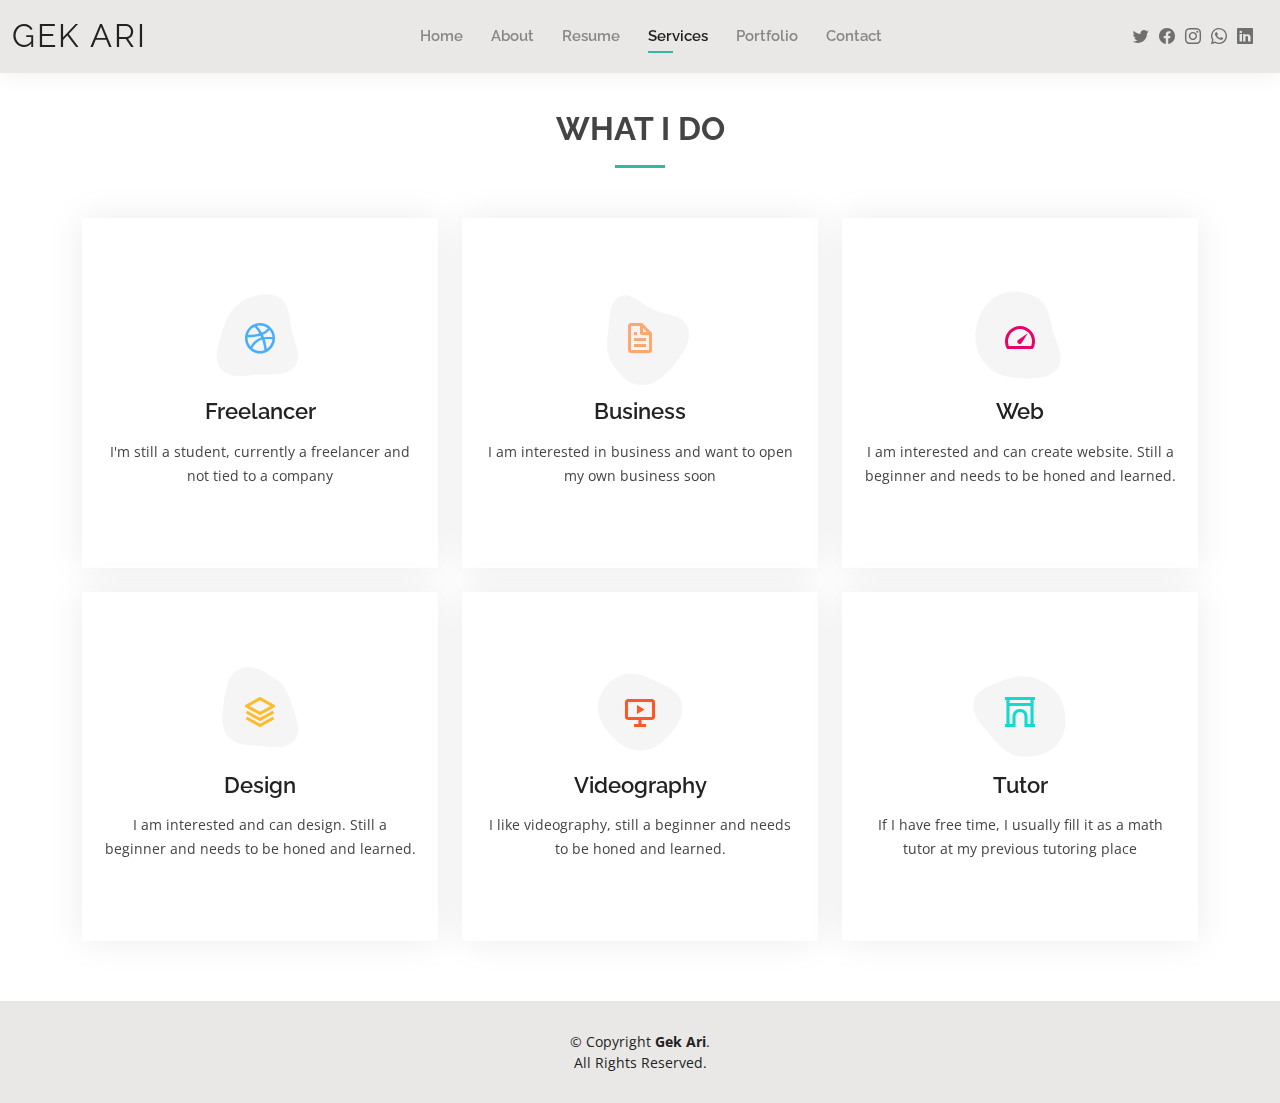
<file: services.html>
<!DOCTYPE html>
<html lang="en">

<head>
  <meta charset="utf-8">
  <meta content="width=device-width, initial-scale=1.0" name="viewport">

  <title>Services - Gek Ari</title>
  <meta content="" name="description">
  <meta content="" name="keywords">

  <!-- Favicons -->
  <link href="assets/img/logo.jpg" rel="icon">

  <!-- Google Fonts -->
  <link href="https://fonts.googleapis.com/css?family=Open+Sans:300,300i,400,400i,600,600i,700,700i|Raleway:300,300i,400,400i,500,500i,600,600i,700,700i|Poppins:300,300i,400,400i,500,500i,600,600i,700,700i" rel="stylesheet">

  <!-- Vendor CSS Files -->
  <link href="assets/vendor/aos/aos.css" rel="stylesheet">
  <link href="assets/vendor/bootstrap/css/bootstrap.min.css" rel="stylesheet">
  <link href="assets/vendor/bootstrap-icons/bootstrap-icons.css" rel="stylesheet">
  <link href="assets/vendor/boxicons/css/boxicons.min.css" rel="stylesheet">
  <link href="assets/vendor/glightbox/css/glightbox.min.css" rel="stylesheet">
  <link href="assets/vendor/swiper/swiper-bundle.min.css" rel="stylesheet">

  <!-- Template Main CSS File -->
  <link href="assets/css/style.css" rel="stylesheet">

</head>

<body>

  <!-- ======= Header ======= -->
  <header id="header" class="fixed-top">
    <div class="container-fluid d-flex justify-content-between align-items-center">

      <h1 class="logo me-auto me-lg-0"><a href="index.html">Gek Ari</a></h1>

      <nav id="navbar" class="navbar order-last order-lg-0">
        <ul>
          <li><a href="index.html">Home</a></li>
          <li><a href="about.html">About</a></li>
          <li><a href="resume.html">Resume</a></li>
          <li><a class="active" href="services.html">Services</a></li>
          <li><a href="portfolio.html">Portfolio</a></li>
          <li><a href="contact.html">Contact</a></li>
        </ul>
        <i class="bi bi-list mobile-nav-toggle"></i>
      </nav><!-- .navbar -->

      <div class="header-social-links">
        <a href="https://twitter.com/gekarcans" target='_blank' class="twitter"><i class="bi bi-twitter"></i></a>
        <a href="https://www.facebook.com/gek.ari.9279" target='_blank' class="facebook"><i class="bi bi-facebook"></i></a>
        <a href="https://www.instagram.com/gekarii07" target='_blank' class="instagram"><i class="bi bi-instagram"></i></a>
        <a href="https://api.whatsapp.com/send?phone=6282247605073" target='_blank' class="whatsapp"><i class="bi bi-whatsapp"></i></a>
        <a href="https://www.linkedin.com/in/gek-ari/" target='_blank' class="linkedin"><i class="bi bi-linkedin"></i></i></a>
      </div>

    </div>

  </header><!-- End Header -->

  <main id="main">

    <!-- ======= Services Section ======= -->
    <section id="services" class="services">
      <div class="container" data-aos="fade-up">

        <div class="section-title">
          <h2>What I Do</h2>
        </div>

        <div class="row">
          <div class="col-lg-4 col-md-6 d-flex align-items-stretch" data-aos="zoom-in" data-aos-delay="100">
            <div class="icon-box iconbox-blue">
              <div class="icon">
                <svg width="100" height="100" viewBox="0 0 600 600" xmlns="http://www.w3.org/2000/svg">
                  <path stroke="none" stroke-width="0" fill="#f5f5f5" d="M300,521.0016835830174C376.1290562159157,517.8887921683347,466.0731472004068,529.7835943286574,510.70327084640275,468.03025145048787C554.3714126377745,407.6079735673963,508.03601936045806,328.9844924480964,491.2728898941984,256.3432110539036C474.5976632858925,184.082847569629,479.9380746630129,96.60480741107993,416.23090153303,58.64404602377083C348.86323505073057,18.502131276798302,261.93793281208167,40.57373210992963,193.5410806939664,78.93577620505333C130.42746243093433,114.334589627462,98.30271207620316,179.96522072025542,76.75703585869454,249.04625023123273C51.97151888228291,328.5150500222984,13.704378332031375,421.85034740162234,66.52175969318436,486.19268352777647C119.04800174914682,550.1803526380478,217.28368757567262,524.383925680826,300,521.0016835830174"></path>
                </svg>
                <i class="bx bxl-dribbble"></i>
              </div>
              <h4><a href="">Freelancer</a></h4>
              <p>I'm still a student, currently a freelancer and not tied to a company</p>
            </div>
          </div>

          <div class="col-lg-4 col-md-6 d-flex align-items-stretch mt-4 mt-md-0" data-aos="zoom-in" data-aos-delay="200">
            <div class="icon-box iconbox-orange ">
              <div class="icon">
                <svg width="100" height="100" viewBox="0 0 600 600" xmlns="http://www.w3.org/2000/svg">
                  <path stroke="none" stroke-width="0" fill="#f5f5f5" d="M300,582.0697525312426C382.5290701553225,586.8405444964366,449.9789794690241,525.3245884688669,502.5850820975895,461.55621195738473C556.606425686781,396.0723002908107,615.8543463187945,314.28637112970534,586.6730223649479,234.56875336149918C558.9533121215079,158.8439757836574,454.9685369536778,164.00468322053177,381.49747125262974,130.76875717737553C312.15926192815925,99.40240125094834,248.97055460311594,18.661163978235184,179.8680185752513,50.54337015887873C110.5421016452524,82.52863877960104,119.82277516462835,180.83849132639028,109.12597500060166,256.43424936330496C100.08760227029461,320.3096726198365,92.17705696193138,384.0621239912766,124.79988738764834,439.7174275375508C164.83382741302287,508.01625554203684,220.96474134820875,577.5009287672846,300,582.0697525312426"></path>
                </svg>
                <i class="bx bx-file"></i>
              </div>
              <h4><a href="">Business</a></h4>
              <p>I am interested in business and want to open my own business soon</p>
            </div>
          </div>

          <div class="col-lg-4 col-md-6 d-flex align-items-stretch mt-4 mt-lg-0" data-aos="zoom-in" data-aos-delay="300">
            <div class="icon-box iconbox-pink">
              <div class="icon">
                <svg width="100" height="100" viewBox="0 0 600 600" xmlns="http://www.w3.org/2000/svg">
                  <path stroke="none" stroke-width="0" fill="#f5f5f5" d="M300,541.5067337569781C382.14930387511276,545.0595476570109,479.8736841581634,548.3450877840088,526.4010558755058,480.5488172755941C571.5218469581645,414.80211281144784,517.5187510058486,332.0715597781072,496.52539010469104,255.14436215662573C477.37192572678356,184.95920475031193,473.57363656557914,105.61284051026155,413.0603344069578,65.22779650032875C343.27470386102294,18.654635553484475,251.2091493199835,5.337323636656869,175.0934190732945,40.62881213300186C97.87086631185822,76.43348514350839,51.98124368387456,156.15599469081315,36.44837278890362,239.84606092416172C21.716077023791087,319.22268207091537,43.775223500013084,401.1760424656574,96.891909868211,461.97329694683043C147.22146801428983,519.5804099606455,223.5754009179313,538.201503339737,300,541.5067337569781"></path>
                </svg>
                <i class="bx bx-tachometer"></i>
              </div>
              <h4><a href="">Web</a></h4>
              <p>I am interested and can create website. Still a beginner and needs to be honed and learned.</p>
            </div>
          </div>

          <div class="col-lg-4 col-md-6 d-flex align-items-stretch mt-4" data-aos="zoom-in" data-aos-delay="100">
            <div class="icon-box iconbox-yellow">
              <div class="icon">
                <svg width="100" height="100" viewBox="0 0 600 600" xmlns="http://www.w3.org/2000/svg">
                  <path stroke="none" stroke-width="0" fill="#f5f5f5" d="M300,503.46388370962813C374.79870501325706,506.71871716319447,464.8034551963731,527.1746412648533,510.4981551193396,467.86667711651364C555.9287308511215,408.9015244558933,512.6030010748507,327.5744911775523,490.211057578863,256.5855673507754C471.097692560561,195.9906835881958,447.69079081568157,138.11976852964426,395.19560036434837,102.3242989838813C329.3053358748298,57.3949838291264,248.02791733380457,8.279543830951368,175.87071277845988,42.242879143198664C103.41431057327972,76.34704239035025,93.79494320519305,170.9812938413882,81.28167332365135,250.07896920659033C70.17666984294237,320.27484674793965,64.84698225790005,396.69656628748305,111.28512138212992,450.4950937839243C156.20124167950087,502.5303643271138,231.32542653798444,500.4755392045468,300,503.46388370962813"></path>
                </svg>
                <i class="bx bx-layer"></i>
              </div>
              <h4><a href="">Design</a></h4>
              <p>I am interested and can design. Still a beginner and needs to be honed and learned.</p>
            </div>
          </div>

          <div class="col-lg-4 col-md-6 d-flex align-items-stretch mt-4" data-aos="zoom-in" data-aos-delay="200">
            <div class="icon-box iconbox-red">
              <div class="icon">
                <svg width="100" height="100" viewBox="0 0 600 600" xmlns="http://www.w3.org/2000/svg">
                  <path stroke="none" stroke-width="0" fill="#f5f5f5" d="M300,532.3542879108572C369.38199826031484,532.3153073249985,429.10787420159085,491.63046689027357,474.5244479745417,439.17860296908856C522.8885846962883,383.3225815378663,569.1668002868075,314.3205725914397,550.7432151929288,242.7694973846089C532.6665558377875,172.5657663291529,456.2379748765914,142.6223662098291,390.3689995646985,112.34683881706744C326.66090330228417,83.06452184765237,258.84405631176094,53.51806209861945,193.32584062364296,78.48882559362697C121.61183558270385,105.82097193414197,62.805066853699245,167.19869350419734,48.57481801355237,242.6138429142374C34.843463184063346,315.3850353017275,76.69343916112496,383.4422959591041,125.22947124332185,439.3748458443577C170.7312796277747,491.8107796887764,230.57421082200815,532.3932930995766,300,532.3542879108572"></path>
                </svg>
                <i class="bx bx-slideshow"></i>
              </div>
              <h4><a href="">Videography</a></h4>
              <p>I like videography, still a beginner and needs to be honed and learned.</p>
            </div>
          </div>

          <div class="col-lg-4 col-md-6 d-flex align-items-stretch mt-4" data-aos="zoom-in" data-aos-delay="300">
            <div class="icon-box iconbox-teal">
              <div class="icon">
                <svg width="100" height="100" viewBox="0 0 600 600" xmlns="http://www.w3.org/2000/svg">
                  <path stroke="none" stroke-width="0" fill="#f5f5f5" d="M300,566.797414625762C385.7384707136149,576.1784315230908,478.7894351017131,552.8928747891023,531.9192734346935,484.94944893311C584.6109503024035,417.5663521118492,582.489472248146,322.67544863468447,553.9536738515405,242.03673114598146C529.1557734026468,171.96086150256528,465.24506316201064,127.66468636344209,395.9583748389544,100.7403814666027C334.2173773831606,76.7482773500951,269.4350130405921,84.62216499799875,207.1952322260088,107.2889140133804C132.92018162631612,134.33871894543012,41.79353780512637,160.00259165414826,22.644507872594943,236.69541883565114C3.319112789854554,314.0945973066697,72.72355303640163,379.243833228382,124.04198916343866,440.3218312028393C172.9286146004772,498.5055451809895,224.45579914871206,558.5317968840102,300,566.797414625762"></path>
                </svg>
                <i class="bx bx-arch"></i>
              </div>
              <h4><a href="">Tutor</a></h4>
              <p>If I have free time, I usually fill it as a math tutor at my previous tutoring place</p>
            </div>
          </div>

        </div>

      </div>
    </section><!-- End Services Section -->

  </main><!-- End #main -->

  <!-- ======= Footer ======= -->
  <footer id="footer">
    <div class="container">
      <div class="copyright">
        &copy; Copyright <strong><span>Gek Ari</span></strong>. <br>All Rights Reserved.
      </div>
    </div>
  </footer><!-- End  Footer -->

  <div id="preloader"></div>
  <a href="#" class="back-to-top d-flex align-items-center justify-content-center"><i class="bi bi-arrow-up-short"></i></a>

  <!-- Vendor JS Files -->
  <script src="assets/vendor/purecounter/purecounter_vanilla.js"></script>
  <script src="assets/vendor/aos/aos.js"></script>
  <script src="assets/vendor/bootstrap/js/bootstrap.bundle.min.js"></script>
  <script src="assets/vendor/glightbox/js/glightbox.min.js"></script>
  <script src="assets/vendor/isotope-layout/isotope.pkgd.min.js"></script>
  <script src="assets/vendor/swiper/swiper-bundle.min.js"></script>
  <script src="assets/vendor/waypoints/noframework.waypoints.js"></script>
  <script src="assets/vendor/php-email-form/validate.js"></script>

  <!-- Template Main JS File -->
  <script src="assets/js/main.js"></script>

</body>

</html>
</file>
<file: assets/css/style.css>
/**
* Template Name: Kelly - v4.9.1
* Template URL: https://bootstrapmade.com/kelly-free-bootstrap-cv-resume-html-template/
* Author: BootstrapMade.com
* License: https://bootstrapmade.com/license/
*/

/*--------------------------------------------------------------
# General
--------------------------------------------------------------*/
body {
  font-family: "Open Sans", sans-serif;
  color: #444444;
}

a {
  color: #34b7a7;
  text-decoration: none;
}

a:hover {
  color: #51cdbe;
  text-decoration: none;
}

h1,
h2,
h3,
h4,
h5,
h6 {
  font-family: "Raleway", sans-serif;
}

#main {
  margin-top: 50px;
}

@media (max-width: 992px) {
  #main {
    margin-top: 30px;
  }
}

/*--------------------------------------------------------------
# Preloader
--------------------------------------------------------------*/
#preloader {
  position: fixed;
  top: 0;
  left: 0;
  right: 0;
  bottom: 0;
  z-index: 9999;
  overflow: hidden;
  background: #fff;
}

#preloader:before {
  content: "";
  position: fixed;
  top: calc(50% - 30px);
  left: calc(50% - 30px);
  border: 6px solid #34b7a7;
  border-top-color: #dcf5f2;
  border-radius: 50%;
  width: 60px;
  height: 60px;
  -webkit-animation: animate-preloader 1s linear infinite;
  animation: animate-preloader 1s linear infinite;
}

@-webkit-keyframes animate-preloader {
  0% {
    transform: rotate(0deg);
  }

  100% {
    transform: rotate(360deg);
  }
}

@keyframes animate-preloader {
  0% {
    transform: rotate(0deg);
  }

  100% {
    transform: rotate(360deg);
  }
}

/*--------------------------------------------------------------
# Back to top button
--------------------------------------------------------------*/
.back-to-top {
  position: fixed;
  visibility: hidden;
  opacity: 0;
  right: 15px;
  bottom: 15px;
  z-index: 996;
  background: #34b7a7;
  width: 40px;
  height: 40px;
  border-radius: 50px;
  transition: all 0.4s;
}

.back-to-top i {
  font-size: 24px;
  color: #fff;
  line-height: 0;
}

.back-to-top:hover {
  background: #49cbbb;
  color: #fff;
}

.back-to-top.active {
  visibility: visible;
  opacity: 1;
}

/*--------------------------------------------------------------
# Header
--------------------------------------------------------------*/
#header {
  background: #e9e8e6;
  box-shadow: 0px 0px 25px 0 rgba(0, 0, 0, 0.08);
  z-index: 997;
  padding: 15px 0;
}

#header .logo {
  font-size: 32px;
  margin: 0;
  padding: 0;
  line-height: 1;
  font-weight: 400;
  letter-spacing: 2px;
  text-transform: uppercase;
}

#header .logo a {
  color: #222222;
}

#header .logo img {
  max-height: 40px;
}

@media (max-width: 992px) {
  #header .logo {
    font-size: 28px;
  }
}

/*--------------------------------------------------------------
# Header Social Links
--------------------------------------------------------------*/
.header-social-links {
  padding-right: 15px;
}

.header-social-links a {
  color: #6f6f6f;
  padding-left: 6px;
  display: inline-block;
  line-height: 0px;
  transition: 0.3s;
  font-size: 16px;
}

.header-social-links a:hover {
  color: #34b7a7;
}

/*--------------------------------------------------------------
# Navigation Menu
--------------------------------------------------------------*/
/**
* Desktop Navigation 
*/
.navbar {
  padding: 0;
}

.navbar ul {
  margin: 0;
  padding: 0;
  display: flex;
  list-style: none;
  align-items: center;
}

.navbar li {
  position: relative;
  padding: 10px 0 10px 28px;
}

.navbar a,
.navbar a:focus {
  display: flex;
  align-items: center;
  justify-content: space-between;
  font-family: "Raleway", sans-serif;
  font-size: 15px;
  font-weight: 600;
  color: #888888;
  white-space: nowrap;
  transition: 0.3s;
  position: relative;
}

.navbar a i,
.navbar a:focus i {
  font-size: 12px;
  line-height: 0;
  margin-left: 5px;
}

.navbar>ul>li>a:before {
  content: "";
  position: absolute;
  width: 0;
  height: 2px;
  bottom: -5px;
  left: 0;
  background-color: #34b7a7;
  visibility: hidden;
  width: 0px;
  transition: all 0.3s ease-in-out 0s;
}

.navbar a:hover:before,
.navbar li:hover>a:before,
.navbar .active:before {
  visibility: visible;
  width: 25px;
}

.navbar a:hover,
.navbar .active,
.navbar .active:focus,
.navbar li:hover>a {
  color: #222222;
}

.navbar .dropdown ul {
  display: block;
  position: absolute;
  left: 14px;
  top: calc(100% + 30px);
  margin: 0;
  padding: 10px 0;
  z-index: 99;
  opacity: 0;
  visibility: hidden;
  background: #fff;
  box-shadow: 0px 0px 30px rgba(127, 137, 161, 0.25);
  transition: 0.3s;
  border-radius: 4px;
}

.navbar .dropdown ul li {
  min-width: 200px;
  padding: 0;
}

.navbar .dropdown ul a {
  padding: 10px 20px;
  font-size: 15px;
  text-transform: none;
  font-weight: 600;
}

.navbar .dropdown ul a i {
  font-size: 12px;
}

.navbar .dropdown ul a:hover,
.navbar .dropdown ul .active:hover,
.navbar .dropdown ul li:hover>a {
  color: #34b7a7;
}

.navbar .dropdown:hover>ul {
  opacity: 1;
  top: 100%;
  visibility: visible;
}

.navbar .dropdown .dropdown ul {
  top: 0;
  left: calc(100% - 30px);
  visibility: hidden;
}

.navbar .dropdown .dropdown:hover>ul {
  opacity: 1;
  top: 0;
  left: 100%;
  visibility: visible;
}

@media (max-width: 1366px) {
  .navbar .dropdown .dropdown ul {
    left: -90%;
  }

  .navbar .dropdown .dropdown:hover>ul {
    left: -100%;
  }
}

/**
* Mobile Navigation 
*/
.mobile-nav-toggle {
  color: #222222;
  font-size: 28px;
  cursor: pointer;
  display: none;
  line-height: 0;
  transition: 0.5s;
}

.mobile-nav-toggle.bi-x {
  color: #fff;
}

@media (max-width: 991px) {
  .mobile-nav-toggle {
    display: block;
  }

  .navbar ul {
    display: none;
  }
}

.navbar-mobile {
  position: fixed;
  overflow: hidden;
  top: 0;
  right: 0;
  left: 0;
  bottom: 0;
  background: rgba(9, 9, 9, 0.9);
  transition: 0.3s;
  z-index: 999;
}

.navbar-mobile .mobile-nav-toggle {
  position: absolute;
  top: 15px;
  right: 15px;
}

.navbar-mobile ul {
  display: block;
  position: absolute;
  top: 55px;
  right: 15px;
  bottom: 15px;
  left: 15px;
  padding: 10px 0;
  border-radius: 10px;
  background-color: #fff;
  overflow-y: auto;
  transition: 0.3s;
}

.navbar-mobile a,
.navbar-mobile a:focus {
  font-size: 15px;
  padding-right: 15px;
  color: #222222;
}

.navbar-mobile a:hover,
.navbar-mobile .active,
.navbar-mobile li:hover>a {
  color: #34b7a7;
}

.navbar-mobile .getstarted,
.navbar-mobile .getstarted:focus {
  margin: 15px;
}

.navbar-mobile .dropdown ul {
  position: static;
  display: none;
  margin: 10px 20px;
  padding: 10px 0;
  z-index: 99;
  opacity: 1;
  visibility: visible;
  background: #fff;
  box-shadow: 0px 0px 30px rgba(127, 137, 161, 0.25);
}

.navbar-mobile .dropdown ul li {
  min-width: 200px;
}

.navbar-mobile .dropdown ul a {
  padding: 10px 20px;
}

.navbar-mobile .dropdown ul a i {
  font-size: 12px;
}

.navbar-mobile .dropdown ul a:hover,
.navbar-mobile .dropdown ul .active:hover,
.navbar-mobile .dropdown ul li:hover>a {
  color: #34b7a7;
}

.navbar-mobile .dropdown>.dropdown-active {
  display: block;
}

/*--------------------------------------------------------------
# Hero Section
--------------------------------------------------------------*/
#hero {
  width: 100%;
  height: 100vh;
  background: url("../img/me.jpg") top right;
  background-size: cover;
}

#hero .container {
  padding-top: 70px;
  position: relative;
}

@media (max-width: 992px) {
  #hero .container {
    padding-top: 58px;
  }
}

#hero h1 {
  margin: 0;
  font-size: 48px;
  font-weight: 700;
  line-height: 56px;
  color: #ffcaca;
}

#hero h2 {
  color: #e8e2e2;
  margin: 10px 0 0 0;
  font-size: 22px;
}

#hero .btn-about {
  font-family: "Raleway", sans-serif;
  text-transform: uppercase;
  font-weight: 600;
  font-size: 12px;
  letter-spacing: 1px;
  display: inline-block;
  padding: 12px 40px;
  border-radius: 50px;
  transition: 0.5s;
  margin-top: 30px;
  color: #fff;
  background: #34b7a7;
}

#hero .btn-about:hover {
  background: #3dc8b7;
}

@media (min-width: 1024px) {
  #hero {
    background-attachment: fixed;
  }
}

@media (max-width: 992px) {
  #hero:before {
    content: "";
    background: rgba(255, 255, 255, 0.8);
    position: absolute;
    bottom: 0;
    top: 0;
    left: 0;
    right: 0;
  }

  #hero h1 {
    font-size: 28px;
    line-height: 36px;
  }

  #hero h2 {
    font-size: 18px;
    line-height: 24px;
  }
}

/*--------------------------------------------------------------
# Sections General
--------------------------------------------------------------*/
section {
  padding: 60px 0;
}

.section-bg {
  background-color: #e7f8f6;
}

.section-title {
  text-align: center;
  padding-bottom: 30px;
}

.section-title h2 {
  font-size: 32px;
  font-weight: bold;
  text-transform: uppercase;
  margin-bottom: 20px;
  padding-bottom: 20px;
  position: relative;
}

.section-title h2::after {
  content: "";
  position: absolute;
  display: block;
  width: 50px;
  height: 3px;
  background: #34b7a7;
  bottom: 0;
  left: calc(50% - 25px);
}

.section-title p {
  margin-bottom: 0;
}

/*--------------------------------------------------------------
# Cta
--------------------------------------------------------------*/
.cta {
  background: linear-gradient(rgba(0, 0, 0, 0.6), rgba(0, 0, 0, 0.6)), url("../img/bg-1.jpg") fixed center center;
  background-size: cover;
  padding: 80px 0;
}

.cta h3 {
  color: #fff;
  font-size: 28px;
  font-weight: 700;
}

.cta p {
  color: #fff;
}

.cta .cta-btn {
  font-family: "Raleway", sans-serif;
  text-transform: uppercase;
  font-weight: 500;
  font-size: 16px;
  letter-spacing: 1px;
  display: inline-block;
  padding: 8px 20px;
  border-radius: 2px;
  transition: 0.5s;
  margin: 10px;
  border: 2px solid #fff;
  color: #fff;
}

.cta .cta-btn:hover {
  background: #34b7a7;
  border: 2px solid #34b7a7;
}

@media (max-width: 1024px) {
  .cta {
    background-attachment: scroll;
  }
}

@media (min-width: 769px) {
  .cta .cta-btn-container {
    display: flex;
    align-items: center;
    justify-content: flex-end;
  }
}

/*--------------------------------------------------------------
# About
--------------------------------------------------------------*/
.about .content h3 {
  font-weight: 700;
  font-size: 26px;
  color: #555555;
}

.about .content ul {
  list-style: none;
  padding: 0;
}

.about .content ul li {
  padding-bottom: 10px;
}

.about .content ul i {
  font-size: 20px;
  padding-right: 2px;
  color: #34b7a7;
}

.about .content p:last-child {
  margin-bottom: 0;
}

/*--------------------------------------------------------------
# Skills
--------------------------------------------------------------*/
.skills .progress {
  height: 60px;
  display: block;
  background: none;
  border-radius: 0;
}

.skills .progress .skill {
  padding: 10px 0;
  margin: 0 0 6px 0;
  text-transform: uppercase;
  display: block;
  font-weight: 600;
  font-family: "Poppins", sans-serif;
  color: #222222;
}

.skills .progress .skill .val {
  float: right;
  font-style: normal;
}

.skills .progress-bar-wrap {
  background: #f3f3f3;
}

.skills .progress-bar {
  width: 1px;
  height: 10px;
  transition: 0.9s;
  background-color: #34b7a7;
}

/*--------------------------------------------------------------
# Facts
--------------------------------------------------------------*/
.facts .counters span {
  font-size: 48px;
  display: block;
  color: #34b7a7;
}

.facts .counters p {
  padding: 0;
  margin: 0 0 20px 0;
  font-family: "Raleway", sans-serif;
  font-size: 14px;
}

/*--------------------------------------------------------------
# Testimonials
--------------------------------------------------------------*/
.testimonials .section-header {
  margin-bottom: 40px;
}

.testimonials .testimonials-carousel,
.testimonials .testimonials-slider {
  overflow: hidden;
}

.testimonials .testimonial-item {
  text-align: center;
}

.testimonials .testimonial-item .testimonial-img {
  width: 120px;
  border-radius: 50%;
  border: 4px solid #fff;
  margin: 0 auto;
}

.testimonials .testimonial-item h3 {
  font-size: 20px;
  font-weight: bold;
  margin: 10px 0 5px 0;
  color: #111;
}

.testimonials .testimonial-item h4 {
  font-size: 14px;
  color: #999;
  margin: 0 0 15px 0;
}

.testimonials .testimonial-item .quote-icon-left,
.testimonials .testimonial-item .quote-icon-right {
  color: #c8efea;
  font-size: 26px;
}

.testimonials .testimonial-item .quote-icon-left {
  display: inline-block;
  left: -5px;
  position: relative;
}

.testimonials .testimonial-item .quote-icon-right {
  display: inline-block;
  right: -5px;
  position: relative;
  top: 10px;
}

.testimonials .testimonial-item p {
  font-style: italic;
  margin: 0 auto 15px auto;
}

@media (min-width: 992px) {
  .testimonials .testimonial-item p {
    width: 80%;
  }
}

.testimonials .swiper-pagination {
  margin-top: 20px;
  position: relative;
}

.testimonials .swiper-pagination .swiper-pagination-bullet {
  width: 12px;
  height: 12px;
  background-color: #fff;
  opacity: 1;
  border: 1px solid #34b7a7;
}

.testimonials .swiper-pagination .swiper-pagination-bullet-active {
  background-color: #34b7a7;
}

/*--------------------------------------------------------------
# Resume
--------------------------------------------------------------*/
.resume .resume-title {
  font-size: 26px;
  font-weight: 400;
  margin-top: 20px;
  margin-bottom: 20px;
  color: #222222;
}

.resume .resume-item {
  padding: 0 0 20px 20px;
  margin-top: -2px;
  border-left: 2px solid #34b7a7;
  position: relative;
}

.resume .resume-item h4 {
  line-height: 18px;
  font-size: 18px;
  font-weight: 600;
  font-family: "Poppins", sans-serif;
  color: #1d685f;
  margin-bottom: 10px;
}

.resume .resume-item h5 {
  font-size: 16px;
  background: #effbf9;
  padding: 5px 15px;
  display: inline-block;
  font-weight: 600;
  margin-bottom: 10px;
  color: #34b7a7;
}

.resume .resume-item ul {
  padding-left: 20px;
}

.resume .resume-item ul li {
  padding-bottom: 10px;
}

.resume .resume-item:last-child {
  padding-bottom: 0;
}

.resume .resume-item::before {
  content: "";
  position: absolute;
  width: 16px;
  height: 16px;
  border-radius: 50px;
  left: -9px;
  top: 0;
  background: #fff;
  border: 2px solid #34b7a7;
}

/*--------------------------------------------------------------
# Services
--------------------------------------------------------------*/
.services .icon-box {
  text-align: center;
  padding: 70px 20px 80px 20px;
  transition: all ease-in-out 0.3s;
  background: #fff;
  box-shadow: 0px 0 35px 0 rgba(0, 0, 0, 0.08);
}

.services .icon-box .icon {
  margin: 0 auto;
  width: 100px;
  height: 100px;
  display: flex;
  align-items: center;
  justify-content: center;
  transition: ease-in-out 0.3s;
  position: relative;
}

.services .icon-box .icon i {
  font-size: 36px;
  transition: 0.5s;
  position: relative;
}

.services .icon-box .icon svg {
  position: absolute;
  top: 0;
  left: 0;
}

.services .icon-box .icon svg path {
  transition: 0.5s;
  fill: #f5f5f5;
}

.services .icon-box h4 {
  font-weight: 600;
  margin: 10px 0 15px 0;
  font-size: 22px;
}

.services .icon-box h4 a {
  color: #222222;
  transition: ease-in-out 0.3s;
}

.services .icon-box p {
  line-height: 24px;
  font-size: 14px;
  margin-bottom: 0;
}

.services .iconbox-blue i {
  color: #47aeff;
}

.services .iconbox-blue:hover .icon i {
  color: #fff;
}

.services .iconbox-blue:hover .icon path {
  fill: #47aeff;
}

.services .iconbox-orange i {
  color: #ffa76e;
}

.services .iconbox-orange:hover .icon i {
  color: #fff;
}

.services .iconbox-orange:hover .icon path {
  fill: #ffa76e;
}

.services .iconbox-pink i {
  color: #e80368;
}

.services .iconbox-pink:hover .icon i {
  color: #fff;
}

.services .iconbox-pink:hover .icon path {
  fill: #e80368;
}

.services .iconbox-yellow i {
  color: #ffbb2c;
}

.services .iconbox-yellow:hover .icon i {
  color: #fff;
}

.services .iconbox-yellow:hover .icon path {
  fill: #ffbb2c;
}

.services .iconbox-red i {
  color: #ff5828;
}

.services .iconbox-red:hover .icon i {
  color: #fff;
}

.services .iconbox-red:hover .icon path {
  fill: #ff5828;
}

.services .iconbox-teal i {
  color: #11dbcf;
}

.services .iconbox-teal:hover .icon i {
  color: #fff;
}

.services .iconbox-teal:hover .icon path {
  fill: #11dbcf;
}

/*--------------------------------------------------------------
# Portfolio
--------------------------------------------------------------*/
.portfolio .portfolio-item {
  margin-bottom: 30px;
}

.portfolio #portfolio-flters {
  padding: 0;
  margin: 0 auto 20px auto;
  list-style: none;
  text-align: center;
}

.portfolio #portfolio-flters li {
  cursor: pointer;
  display: inline-block;
  padding: 8px 16px 10px 16px;
  font-size: 13px;
  font-weight: 500;
  line-height: 1;
  text-transform: uppercase;
  color: #444444;
  margin-bottom: 5px;
  transition: all 0.3s ease-in-out;
  border-radius: 50px;
}

.portfolio #portfolio-flters li:hover,
.portfolio #portfolio-flters li.filter-active {
  color: #fff;
  background: #34b7a7;
}

.portfolio #portfolio-flters li:last-child {
  margin-right: 0;
}

.portfolio .portfolio-wrap {
  transition: 0.3s;
  position: relative;
  overflow: hidden;
  z-index: 1;
  background: rgba(34, 34, 34, 0.6);
}

.portfolio .portfolio-wrap::before {
  content: "";
  background: rgba(34, 34, 34, 0.6);
  position: absolute;
  left: 0;
  right: 0;
  top: 0;
  bottom: 0;
  transition: all ease-in-out 0.3s;
  z-index: 2;
  opacity: 0;
}

.portfolio .portfolio-wrap img {
  transition: all ease-in-out 0.3s;
}

.portfolio .portfolio-wrap .portfolio-info {
  opacity: 0;
  position: absolute;
  top: 0;
  left: 0;
  right: 0;
  bottom: 0;
  z-index: 3;
  transition: all ease-in-out 0.3s;
  display: flex;
  flex-direction: column;
  justify-content: flex-end;
  align-items: flex-start;
  padding: 20px;
}

.portfolio .portfolio-wrap .portfolio-info h4 {
  font-size: 20px;
  color: #fff;
  font-weight: 600;
}

.portfolio .portfolio-wrap .portfolio-info p {
  color: rgba(255, 255, 255, 0.7);
  font-size: 14px;
  text-transform: uppercase;
  padding: 0;
  margin: 0;
  font-style: italic;
}

.portfolio .portfolio-wrap .portfolio-links {
  text-align: center;
  z-index: 4;
}

.portfolio .portfolio-wrap .portfolio-links a {
  color: #fff;
  margin: 0 5px 0 0;
  font-size: 28px;
  display: inline-block;
  transition: 0.3s;
}

.portfolio .portfolio-wrap .portfolio-links a:hover {
  color: #78d9cd;
}

.portfolio .portfolio-wrap:hover::before {
  opacity: 1;
}

.portfolio .portfolio-wrap:hover img {
  transform: scale(1.2);
}

.portfolio .portfolio-wrap:hover .portfolio-info {
  opacity: 1;
}

/*--------------------------------------------------------------
# Portfolio Details
--------------------------------------------------------------*/
.portfolio-details {
  padding-top: 0;
}

.portfolio-details .portfolio-details-slider img {
  width: 100%;
}

.portfolio-details .portfolio-details-slider .swiper-pagination {
  margin-top: 20px;
  position: relative;
}

.portfolio-details .portfolio-details-slider .swiper-pagination .swiper-pagination-bullet {
  width: 12px;
  height: 12px;
  background-color: #fff;
  opacity: 1;
  border: 1px solid #34b7a7;
}

.portfolio-details .portfolio-details-slider .swiper-pagination .swiper-pagination-bullet-active {
  background-color: #34b7a7;
}

.portfolio-details .portfolio-info {
  padding: 30px;
  box-shadow: 0px 0 30px rgba(34, 34, 34, 0.08);
}

.portfolio-details .portfolio-info h3 {
  font-size: 22px;
  font-weight: 700;
  margin-bottom: 20px;
  padding-bottom: 20px;
  border-bottom: 1px solid #eee;
}

.portfolio-details .portfolio-info ul {
  list-style: none;
  padding: 0;
  font-size: 15px;
}

.portfolio-details .portfolio-info ul li+li {
  margin-top: 10px;
}

.portfolio-details .portfolio-description {
  padding-top: 30px;
}

.portfolio-details .portfolio-description h2 {
  font-size: 26px;
  font-weight: 700;
  margin-bottom: 20px;
}

.portfolio-details .portfolio-description p {
  padding: 0;
}

/*--------------------------------------------------------------
# Contact
--------------------------------------------------------------*/
.contact .info {
  width: 100%;
  background: #fff;
}

.contact .info i {
  font-size: 20px;
  color: #34b7a7;
  float: left;
  width: 44px;
  height: 44px;
  background: #effbf9;
  display: flex;
  justify-content: center;
  align-items: center;
  border-radius: 50px;
  transition: all 0.3s ease-in-out;
}

.contact .info h4 {
  padding: 0 0 0 60px;
  font-size: 22px;
  font-weight: 600;
  margin-bottom: 5px;
  color: #222222;
}

.contact .info p {
  padding: 0 0 0 60px;
  margin-bottom: 0;
  font-size: 14px;
  color: #555555;
}

.contact .info .email,
.contact .info .phone {
  margin-top: 40px;
}

.contact .info .email:hover i,
.contact .info .address:hover i,
.contact .info .phone:hover i {
  background: #34b7a7;
  color: #fff;
}

.contact .php-email-form {
  width: 100%;
  background: #fff;
}

.contact .php-email-form .form-group {
  padding-bottom: 8px;
}

.contact .php-email-form .error-message {
  display: none;
  color: #fff;
  background: #ed3c0d;
  text-align: center;
  padding: 15px;
  font-weight: 600;
}

.contact .php-email-form .sent-message {
  display: none;
  color: #fff;
  background: #18d26e;
  text-align: center;
  padding: 15px;
  font-weight: 600;
}

.contact .php-email-form .loading {
  display: none;
  background: #fff;
  text-align: center;
  padding: 15px;
}

.contact .php-email-form .loading:before {
  content: "";
  display: inline-block;
  border-radius: 50%;
  width: 24px;
  height: 24px;
  margin: 0 10px -6px 0;
  border: 3px solid #18d26e;
  border-top-color: #eee;
  -webkit-animation: animate-loading 1s linear infinite;
  animation: animate-loading 1s linear infinite;
}

.contact .php-email-form input,
.contact .php-email-form textarea {
  border-radius: 4px;
  box-shadow: none;
  font-size: 14px;
}

.contact .php-email-form input:focus,
.contact .php-email-form textarea:focus {
  border-color: #34b7a7;
}

.contact .php-email-form input {
  height: 44px;
}

.contact .php-email-form textarea {
  padding: 10px 12px;
}

.contact .php-email-form button[type=submit] {
  background: #34b7a7;
  border: 0;
  padding: 10px 30px 12px 30px;
  color: #fff;
  transition: 0.4s;
  border-radius: 50px;
}

.contact .php-email-form button[type=submit]:hover {
  background: #3dc8b7;
}

@-webkit-keyframes animate-loading {
  0% {
    transform: rotate(0deg);
  }

  100% {
    transform: rotate(360deg);
  }
}

@keyframes animate-loading {
  0% {
    transform: rotate(0deg);
  }

  100% {
    transform: rotate(360deg);
  }
}

/*--------------------------------------------------------------
# Footer
--------------------------------------------------------------*/
#footer {
  background: #e9e8e6;
  padding: 30px 0;
  color: #222222;
  font-size: 14px;
  text-align: center;
}

#footer .credits {
  padding-top: 5px;
  font-size: 13px;
}

#footer .credits a {
  color: #34b7a7;
}
</file>
